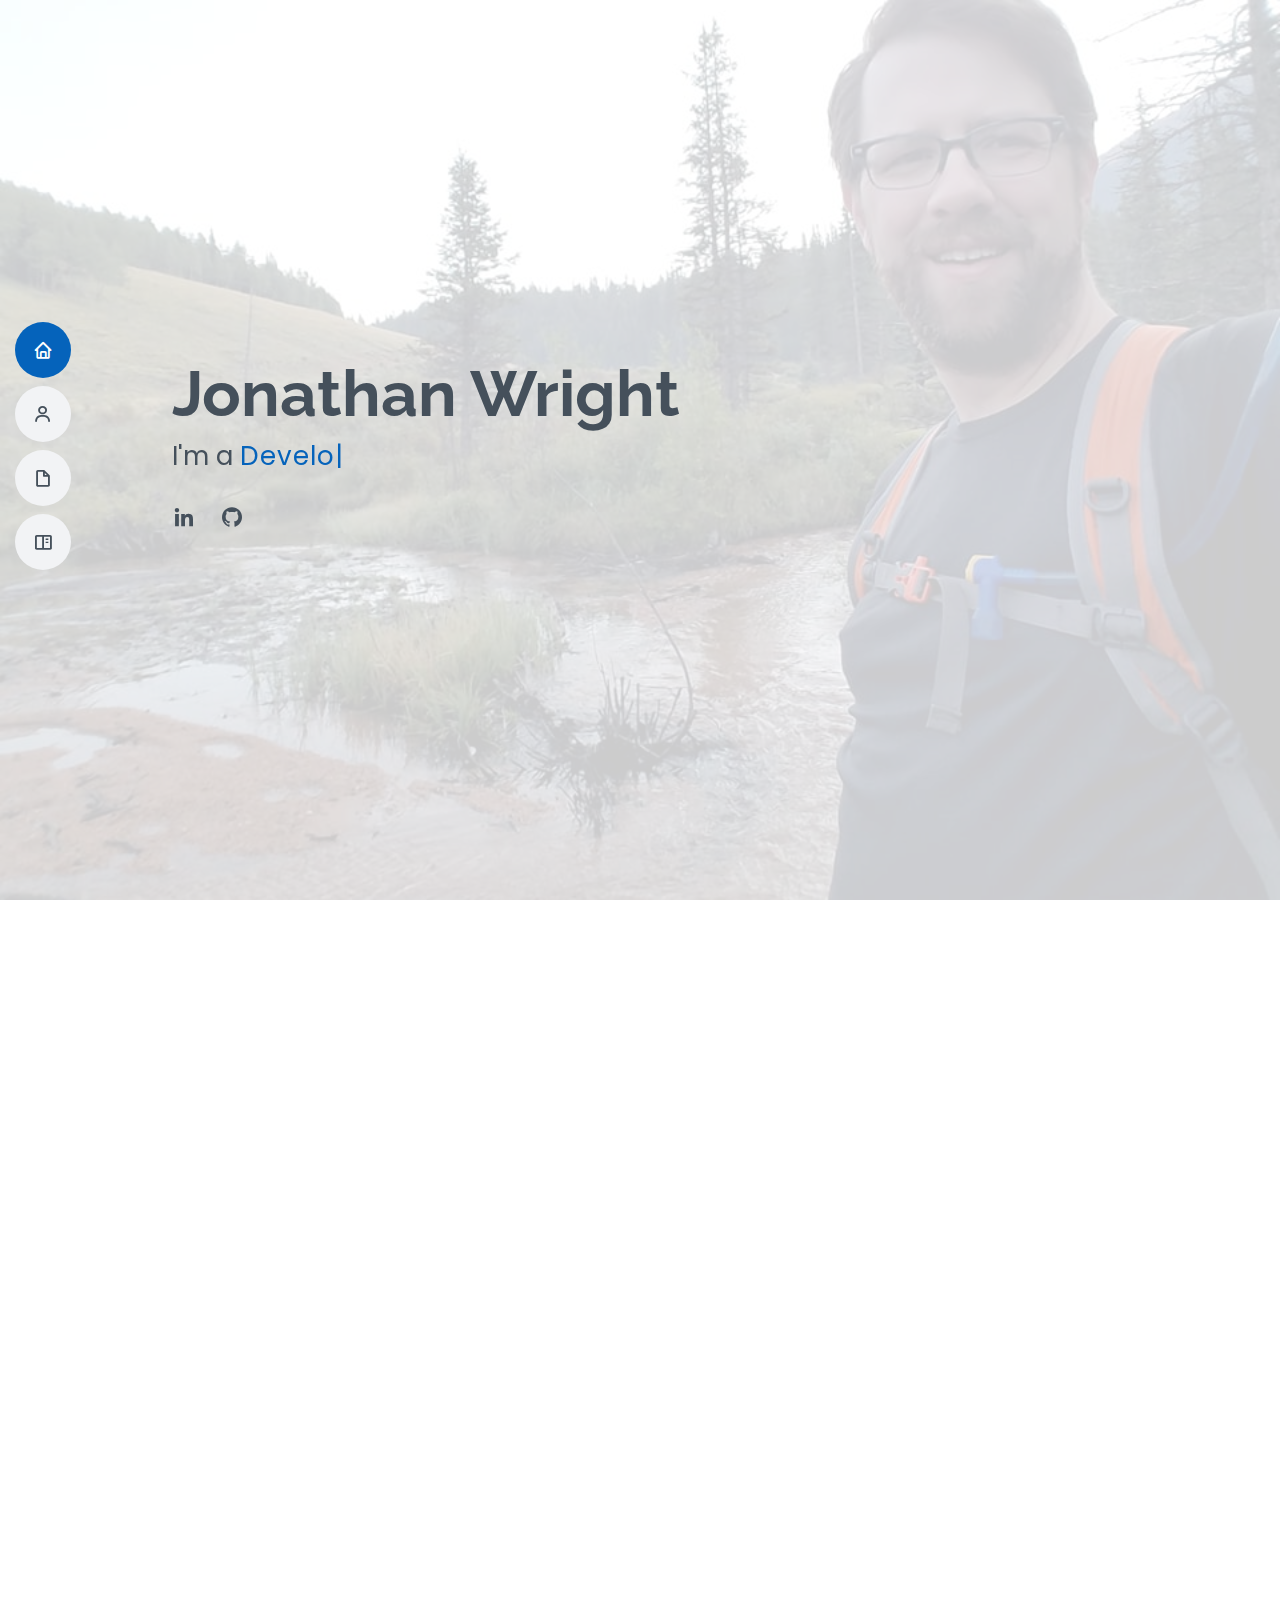
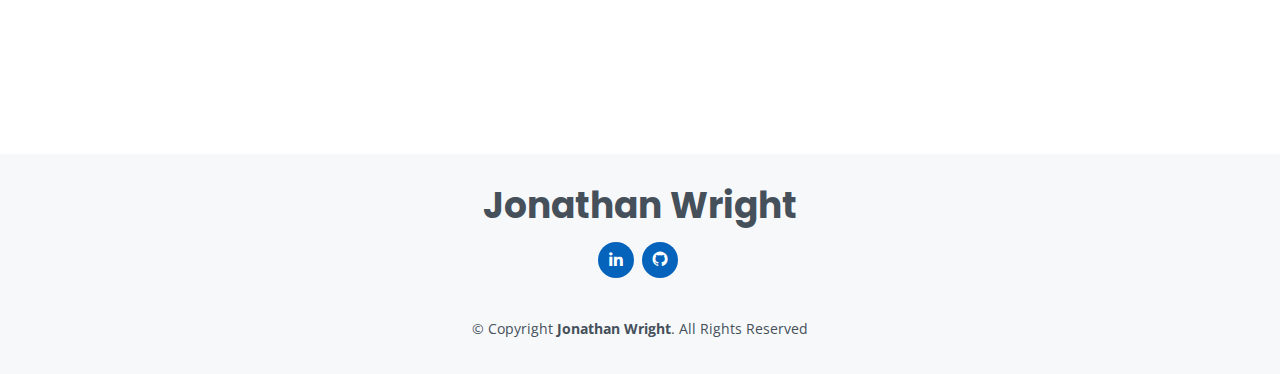
<file: index.html>
<!DOCTYPE html>
<html lang="en">
  <head>
    <meta charset="utf-8" />
    <meta content="width=device-width, initial-scale=1.0" name="viewport" />

    <title>Jonathan Wright - Portfolio</title>
    <meta content="" name="description" />
    <meta content="" name="keywords" />

    <!-- Favicons -->
    <link href="assets/img/favicon.png" rel="icon" />
    <link href="assets/img/apple-touch-icon.png" rel="apple-touch-icon" />

    <!-- Google Fonts -->
    <link
      href="https://fonts.googleapis.com/css?family=Open+Sans:300,300i,400,400i,600,600i,700,700i|Raleway:300,300i,400,400i,500,500i,600,600i,700,700i|Poppins:300,300i,400,400i,500,500i,600,600i,700,700i"
      rel="stylesheet"
    />

    <!-- Vendor CSS Files -->
    <link href="assets/vendor/aos/aos.css" rel="stylesheet" />
    <link
      href="assets/vendor/bootstrap/css/bootstrap.min.css"
      rel="stylesheet"
    />
    <link
      href="assets/vendor/bootstrap-icons/bootstrap-icons.css"
      rel="stylesheet"
    />
    <link href="assets/vendor/boxicons/css/boxicons.min.css" rel="stylesheet" />
    <link
      href="assets/vendor/glightbox/css/glightbox.min.css"
      rel="stylesheet"
    />
    <link href="assets/vendor/swiper/swiper-bundle.min.css" rel="stylesheet" />

    <!-- Template Main CSS File -->
    <link href="assets/css/style.css" rel="stylesheet" />

    <!-- =======================================================
  * Template Name: MyResume - v4.7.0
  * Template URL: https://bootstrapmade.com/free-html-bootstrap-template-my-resume/
  * Author: BootstrapMade.com
  * License: https://bootstrapmade.com/license/
  ======================================================== -->
  </head>

  <body>
    <!-- ======= Mobile nav toggle button ======= -->
    <!-- <button type="button" class="mobile-nav-toggle d-xl-none"><i class="bi bi-list mobile-nav-toggle"></i></button> -->
    <i class="bi bi-list mobile-nav-toggle d-xl-none"></i>
    <!-- ======= Header ======= -->
    <header id="header" class="d-flex flex-column justify-content-center">
      <nav id="navbar" class="navbar nav-menu">
        <ul>
          <li>
            <a href="#hero" class="nav-link scrollto active"
              ><i class="bx bx-home"></i> <span>Home</span></a
            >
          </li>
          <li>
            <a href="#about" class="nav-link scrollto"
              ><i class="bx bx-user"></i> <span>About</span></a
            >
          </li>
          <li>
            <a href="#resume" class="nav-link scrollto"
              ><i class="bx bx-file-blank"></i> <span>Resume</span></a
            >
          </li>
          <li>
            <a href="#portfolio" class="nav-link scrollto"
              ><i class="bx bx-book-content"></i> <span>Portfolio</span></a
            >
          </li>
          <!-- <li>
            <a href="#services" class="nav-link scrollto"
              ><i class="bx bx-server"></i> <span>Services</span></a
            >
          </li> -->
          <!-- <li>
            <a href="#contact" class="nav-link scrollto"
              ><i class="bx bx-envelope"></i> <span>Contact</span></a
            >
          </li> -->
        </ul>
      </nav>
      <!-- .nav-menu -->
    </header>
    <!-- End Header -->

    <!-- ======= Hero Section ======= -->
    <section id="hero" class="d-flex flex-column justify-content-center">
      <div class="container" data-aos="zoom-in" data-aos-delay="100">
        <h1>Jonathan Wright</h1>
        <p>
          I'm a
          <span
            class="typed"
            data-typed-items="Developer, Mentor, Leader, Learner, Cyclist, Hiker, Backpacker"
          ></span>
        </p>
        <div class="social-links">
          <a
            target="_blank"
            rel="noopener noreferrer"
            href="https://www.linkedin.com/in/jonathan-wright-kcmo/"
            class="linkedin"
            ><i class="bx bxl-linkedin"></i
          ></a>
          <a
            target="_blank"
            rel="noopener noreferrer"
            href="https://github.com/Dr-Wrong-Mo"
            class="github"
            ><i class="bx bxl-github"></i
          ></a>
        </div>
      </div>
    </section>
    <!-- End Hero -->

    <main id="main">
      <!-- ======= About Section ======= -->
      <section id="about" class="about">
        <div class="container" data-aos="fade-up">
          <div class="section-title">
            <h2>About</h2>
            <p>Full Stack NodeJs Developer in Kansas City, MO.</p>
          </div>

          <div class="row">
            <div class="col-lg-4">
              <img src="assets/img/profile-img.jpg" class="img-fluid" alt="" />
            </div>
            <div class="col-lg-8 pt-4 pt-lg-0 content">
              <h3>Web Developer</h3>
              <p class="fst-italic">
                I didn't used to make web applications, but now I do.
              </p>
              <p>
                For several years I worked as a hotel manager. I move back from
                Colorado to my hometown of Kansas City when I decided to change
                careers. After completing a 16 week coding bootcamp I was hired
                to teach the class to the next group of students. That
                experience gave me a new appreciation for the old adage,
                "teaching is the best way to learn."
              </p>
              <h3>Hiker / Backpacker / Cyclist</h3>
              <p class="fst-italic">
                When I'm not making web apps, I like to be outside.
              </p>
              <p>
                One downside to moving back to Kansas City, I miss the
                mountains! I discovered my love for hiking while living in
                Colorado, but during the pandemic I rediscovered my love for
                cycling. In 2020 I literally (figuratively) rode until my wheels
                fell off. I rode over 800 miles in 2020. The only thing that
                stopped me from reaching my goal of 1,000 miles that year was a
                broken wheel. In 2021, I not only met my goal of 1,000 miles,
                but I passed it, ending at 1,400 miles! Maybe I can beat that in
                2022!
              </p>
            </div>
          </div>
        </div>
      </section>

      <!-- ======= Skills Section ======= -->
      <section id="skills" class="skills section-bg">
        <div class="container" data-aos="fade-up">
          <div class="section-title">
            <h2>Skills</h2>
            <p>
              I have mostly worked with the MEAN stack (MongoDB, ExpressJS,
              Angular and NodeJS). I also have some experience with React from
              an E-Commercy Udemy course I completed. Most of my projects have
              been deployed on Heroku, but I have also explored Netlify for some
              static pages.
            </p>
          </div>

          <div class="row">
            <div class="col-lg-6">
              <ul>
                <li>
                  <i class="bi bi-chevron-right"></i>
                  <strong>The Usual Suspects: </strong>
                  <span>HTML, CSS/SASS, JavaScript/TypeScript</span>
                </li>
                <li>
                  <i class="bi bi-chevron-right"></i>
                  <strong>Front End Framework:</strong>
                  <span>Angular</span>
                </li>
                <li>
                  <i class="bi bi-chevron-right"></i>
                  <strong>Backend Framework: </strong>
                  <span>NodeJS</span>
                </li>
                <li>
                  <i class="bi bi-chevron-right"></i> <strong>Database:</strong>
                  <span>MongoDB, MySQL, PostgreSQL</span>
                </li>
              </ul>
            </div>
            <div class="col-lg-6">
              <ul>
                <li>
                  <i class="bi bi-chevron-right"></i>
                  <strong>Cloud Services:</strong>
                  <span>Heroku, GCP (Cloud Storage)</span>
                </li>
                <li>
                  <i class="bi bi-chevron-right"></i> <strong>REST API:</strong>
                  <span>Express</span>
                </li>
                <li>
                  <i class="bi bi-chevron-right"></i>
                  <strong>Other:</strong>
                  <span>NPM, GitHub, Postman, Figma, Pug, Markdown</span>
                </li>
                <li>
                  <i class="bi bi-chevron-right"></i>
                  <strong>Have used lightly to moderately:</strong>
                  <span>React, Fastify, Handlebars, Jest</span>
                </li>
              </ul>
            </div>
          </div>
        </div>
      </section>
      <!-- End Skills Section -->

      <!-- ======= Resume Section ======= -->
      <section id="resume" class="resume">
        <div class="container" data-aos="fade-up">
          <div class="section-title">
            <h2>Resume</h2>
            <p>
              I am looking to join a team of developers that is working with
              modern tools and fosters professional growth through continuous
              learning and demonstrates internal career advancement.
            </p>
          </div>

          <div class="row">
            <div class="col-lg-6">
              <h3 class="resume-title">Summary</h3>
              <div class="resume-item pb-0">
                <h4>Jonathan Wright</h4>
                <p>
                  <em
                    >Innovative Full Stack Developer focused on anticipating
                    issues and creating solutions.
                  </em>
                </p>
                <ul>
                  <li>Kansas City, MO</li>
                </ul>
              </div>

              <h3 class="resume-title">Education</h3>
              <div class="resume-item">
                <h4>Udemy</h4>
                <h5>2022</h5>
                <p><em>SQL - The Complete Developer's Guide (MySQL & PostgreSQL)</em></p>
                <h5>2021</h5>
                <p><em>Advanced CSS and SASS</em></p>
                <h5>2021</h5>
                <p><em>MERN eCommerce from Scratch</em></p>
              </div>
              <div class="resume-item">
                <h4>UMKC</h4>
                <h5>2020</h5>
                <p><em>MEAN Stack Web Developer Bootcamp</em></p>
                <p>
                  Through a four month bootcamp I learned to develop responsive
                  web applications using the MEAN stack. More importantly, I
                  learned how to troubleshoot issues, trace errors and learn new
                  technologies independently.
                </p>
              </div>
              <div class="resume-item">
                <h4>Johnson County Community College</h4>
                <h5>2003 - 2005</h5>
                <p><em>General Studies</em></p>
              </div>

              <h3 class="resume-title">Volunteering</h3>
              <div class="resume-item">
                <h4>Mentor</h4>
                <h5>2022 - Present</h5>
                <p><em>Web Development Mentor</em></p>
                <ul>
                  <li>
                    Working with a high school student who has an interest in
                    learning JavaScript.
                  </li>
                  <li>
                    Develop coding challenges and provide unit testing modules
                    for student to test their solutions.
                  </li>
                </ul>
              </div>
            </div>
            <div class="col-lg-6">
              <h3 class="resume-title">Professional Experience</h3>
              <div class="resume-item">
                <h4>Freelance Developer</h4>
                <h5>2022 - Present</h5>
                <p><em>iWrightCode, LLC - Sole Proprietor</em></p>
                <ul>
                  <li>
                    Worked with client using HubSpot CMS to create GitHub
                    repository for assent redundancy.
                  </li>
                  <li>
                    Setup and configured secondary development environment.
                  </li>
                  <li>
                    Evaluated areas of opportunity for client to improve their
                    development and deployment process.
                  </li>
                </ul>
              </div><div class="resume-item">
                <h4>Web Dev Fundamentals Course Instructor</h4>
                <h5>2022 - Present</h5>
                <p><em>Yoodle Education Services - Kansas City, MO</em></p>
                <ul>
                  <li>
                    Instruct a 16 week course to introduce students
                    to basic web development concepts including HTML,
                    CSS, JavaScript & JQuery.
                  </li>                  
                </ul>
              </div>
              <div class="resume-item">
                <h4>MEAN Stack Bootcamp Instructor</h4>
                <h5>2020 - 2021</h5>
                <p><em>Yoodle Education Services - Kansas City, MO</em></p>
                <ul>
                  <li>
                    Independently instructed two cohorts through a 16 week
                    course.
                  </li>
                  <li>
                    Taught students the fundamentals of HTML, CSS and JavaScript
                    before diving head first into the MEAN Stack to create a
                    location based web app with a REST API.
                  </li>
                  <li>
                    Guided students through the process of working in teams to
                    design and create their own application from the ground up,
                    then helping them deploy their application on Heroku.
                  </li>
                  <li>
                    Introduced concepts such a MVC architecture, API testing,
                    wireframe design and version control.
                  </li>
                  <li>
                    Helped students troubleshoot issues, walked them through
                    steps to isolate the source of an error, sharing thought
                    processes and introducing them to online resources for
                    research so they have the resources to tackle problems
                    independently the next time.
                  </li>
                </ul>
              </div>
              <div class="resume-item">
                <h4>Radiology Clerk</h4>
                <h5>2019 - Present</h5>
                <p><em>UMKC School of Dentistry - Kansas City, MO</em></p>
                <ul>
                  <li>
                    Participated in search committee for faculty and staff
                    interviews.
                  </li>
                  <li>
                    Managed dental school students access to radiology clinic
                    for processing their radiographic orders.
                  </li>
                  <li>
                    Coordinated with patients, students, other departments of
                    the school and external dental offices to schedule patients
                    for radiographs.
                  </li>
                  <li>
                    Coordinated with students from Dental and Hygiene programs
                    to help them meet their radiograph requirements.
                  </li>
                </ul>
              </div>
              <div class="resume-item">
                <h4>Hotel General Manager</h4>
                <h5>2005 - 2019</h5>
                <p>
                  <em
                    >RHW Management - Kansas City, MO &amp; Colorado Springs,
                    CO</em
                  >
                </p>
                <ul>
                  <li>
                    Managed relationships with corporate and group clients.
                  </li>
                  <li>Created and maintained annual budget and revenue.</li>
                  <li>Engaged in hiring process with department heads.</li>
                  <li>
                    Engaged with community through industry associations and
                    community service.
                  </li>
                  <li>
                    Received three promotions during my hospitality career;
                    starting as a Front Desk Clerk and ending as a General
                    Manager.
                  </li>
                </ul>
              </div>
            </div>
          </div>
        </div>
      </section>
      <!-- End Resume Section -->

      <!-- ======= Portfolio Section ======= -->
      <section id="portfolio" class="portfolio section-bg">
        <div class="container" data-aos="fade-up">
          <div class="section-title">
            <h2>Portfolio</h2>
            <p>Projects that I have designed from the ground up.</p>
          </div>

          <div class="row">
            <div
              class="col-lg-12 d-flex justify-content-center"
              data-aos="fade-up"
              data-aos-delay="100"
            >
              <ul id="portfolio-flters">
                <li
                  data-filter="*"
                  class="filter-active"
                  tabindex="0"
                  role="button"
                >
                  All
                </li>
                <li data-filter=".filter-app" tabindex="0" role="button">
                  Web Applications
                </li>
                <li data-filter=".filter-card" tabindex="0" role="button">
                  Designs
                </li>
                <li data-filter=".filter-web" tabindex="0">Mini Projects</li>
              </ul>
            </div>
          </div>

          <div
            class="row portfolio-container"
            data-aos="fade-up"
            data-aos-delay="200"
          >
            <!-- Project Begin -->
            <div class="col-lg-4 col-md-6 portfolio-item filter-app">
              <div class="portfolio-wrap">
                <img
                  src="assets/img/portfolio/eatr-login.png"
                  class="img-fluid"
                  alt=""
                />
                <div class="portfolio-info">
                  <h4>eaTr</h4>
                  <p>Web App</p>
                  <div class="portfolio-links">
                    <a
                      href="assets/img/portfolio/eatr-login.png"
                      data-gallery="portfolioGallery"
                      class="portfolio-lightbox"
                      title="eaTr"
                      role="button"
                      ><i class="bx bx-plus"></i
                    ></a>
                    <a
                      href="portfolio-eatr.html"
                      class="portfolio-details-lightbox"
                      data-glightbox="type: external"
                      title="Portfolio Details"
                      role="button"
                      ><i class="bx bx-link"></i
                    ></a>
                  </div>
                </div>
              </div>
            </div>
            <!-- Project End -->
            <!-- Project Begin -->
            <div class="col-lg-4 col-md-6 portfolio-item filter-card">
              <div class="portfolio-wrap">
                <img
                  src="assets/img/portfolio/cabin-rental.png"
                  class="img-fluid"
                  alt=""
                />
                <div class="portfolio-info">
                  <h4>Cabin Rentals</h4>
                  <p>Design</p>
                  <div class="portfolio-links">
                    <a
                      href="assets/img/portfolio/cabin-rental.png"
                      data-gallery="portfolioGallery"
                      class="portfolio-lightbox"
                      title="Cabin Rental"
                      role="button"
                      ><i class="bx bx-plus"></i
                    ></a>
                    <a
                      href="portfolio-cabin.html"
                      class="portfolio-details-lightbox"
                      data-glightbox="type: external"
                      title="Portfolio Details"
                      role="button"
                      ><i class="bx bx-link"></i
                    ></a>
                  </div>
                </div>
              </div>
            </div>
            <!-- Project End -->
            <!-- Project Begin -->
            <div class="col-lg-4 col-md-6 portfolio-item filter-web">
              <div class="portfolio-wrap">
                <img
                  src="assets/img/portfolio/stop-watch.png"
                  class="img-fluid"
                  alt=""
                />
                <div class="portfolio-info">
                  <h4>Stop Watch</h4>
                  <p>Applet</p>
                  <div class="portfolio-links">
                    <a
                      href="assets/img/portfolio/stop-watch.png"
                      data-gallery="portfolioGallery"
                      class="portfolio-lightbox"
                      title="Stop Watch"
                      role="button"
                      ><i class="bx bx-plus"></i
                    ></a>
                    <a
                      href="stop-watch.html"
                      class="portfolio-details-lightbox"
                      data-glightbox="type: external"
                      title="Portfolio Details"
                      role="button"
                      ><i class="bx bx-link"></i
                    ></a>
                  </div>
                </div>
              </div>
            </div>
            <!-- Project End -->
            <!-- Project Begin -->
            <div class="col-lg-4 col-md-6 portfolio-item filter-app">
              <div class="portfolio-wrap">
                <img
                  src="assets/img/portfolio/logger.png"
                  class="img-fluid"
                  alt=""
                />
                <div class="portfolio-info">
                  <h4>Shawn's Log</h4>
                  <p>Web App</p>
                  <div class="portfolio-links">
                    <a
                      href="assets/img/portfolio/logger.png"
                      data-gallery="portfolioGallery"
                      class="portfolio-lightbox"
                      title="Shawn's Log"
                      role="button"
                      ><i class="bx bx-plus"></i
                    ></a>
                    <a
                      href="logger.html"
                      class="portfolio-details-lightbox"
                      data-glightbox="type: external"
                      title="Portfolio Details"
                      role="button"
                      ><i class="bx bx-link"></i
                    ></a>
                  </div>
                </div>
              </div>
            </div>
            <!-- Project End -->
            <!-- Project Begin -->
            <div class="col-lg-4 col-md-6 portfolio-item filter-card">
              <div class="portfolio-wrap">
                <img
                  src="assets/img/portfolio/FEM Time tracking dashboard.png"
                  class="img-fluid"
                  alt=""
                />
                <div class="portfolio-info">
                  <h4>Time Tracking Dashboard</h4>
                  <p>Design</p>
                  <div class="portfolio-links">
                    <a
                      href="assets/img/portfolio/FEM Time tracking dashboard.png"
                      data-gallery="portfolioGallery"
                      class="portfolio-lightbox"
                      title="Time Tracking Dashboard"
                      role="button"
                      ><i class="bx bx-plus"></i
                    ></a>
                    <a
                      href="FEM-time-tracking-dashboard.html"
                      class="portfolio-details-lightbox"
                      data-glightbox="type: external"
                      title="Portfolio Details"
                      role="button"
                      ><i class="bx bx-link"></i
                    ></a>
                  </div>
                </div>
              </div>
            </div>
            <!-- Project End -->
            <!-- Project Begin -->
            <div class="col-lg-4 col-md-6 portfolio-item filter-card filter-web">
              <div class="portfolio-wrap">
                <img
                  src="assets/img/portfolio/FEM Interactive rating component.png"
                  class="img-fluid"
                  alt=""
                />
                <div class="portfolio-info">
                  <h4>Interactive Rating Component</h4>
                  <p>Design</p>
                  <div class="portfolio-links">
                    <a
                      href="assets/img/portfolio/FEM Interactive rating component.png"
                      data-gallery="portfolioGallery"
                      class="portfolio-lightbox"
                      title="Interactive Rating Component"
                      role="button"
                      ><i class="bx bx-plus"></i
                    ></a>
                    <a
                      href="FEM-interactive-rating-component.html"
                      class="portfolio-details-lightbox"
                      data-glightbox="type: external"
                      title="Portfolio Details"
                      role="button"
                      ><i class="bx bx-link"></i
                    ></a>
                  </div>
                </div>
              </div>
            </div>
            <!-- Project End -->
            <!-- Project Begin -->
            <div class="col-lg-4 col-md-6 portfolio-item filter-card">
              <div class="portfolio-wrap">
                <img
                  src="assets/img/portfolio/portfolio-dashboard.png"
                  class="img-fluid"
                  alt=""
                />
                <div class="portfolio-info">
                  <h4>Personal Dashboard</h4>
                  <p>Personal Project</p>
                  <div class="portfolio-links">
                    <a
                      href="assets/img/portfolio/portfolio-dashboard.png"
                      data-gallery="portfolioGallery"
                      class="portfolio-lightbox"
                      title="Interactive Rating Component"
                      role="button"
                      ><i class="bx bx-plus"></i
                    ></a>
                    <a
                      href="portfolio-dashboard.html"
                      class="portfolio-details-lightbox"
                      data-glightbox="type: external"
                      title="Portfolio Details"
                      role="button"
                      ><i class="bx bx-link"></i
                    ></a>
                  </div>
                </div>
              </div>
            </div>
            <!-- Project End -->
            <!-- Project Begin -->
            <div class="col-lg-4 col-md-6 portfolio-item filter-card">
              <div class="portfolio-wrap">
                <img
                  src="assets/img/portfolio/FEM Interactive-comments-section.png"
                  class="img-fluid"
                  alt=""
                />
                <div class="portfolio-info">
                  <h4>Interactive Comments Section</h4>
                  <p>Design</p>
                  <div class="portfolio-links">
                    <a
                      href="assets/img/portfolio/FEM Interactive-comments-section.png"
                      data-gallery="portfolioGallery"
                      class="portfolio-lightbox"
                      title="Interactive Rating Component"
                      role="button"
                      ><i class="bx bx-plus"></i
                    ></a>
                    <a
                      href="FEM-interactive-comments-section.html"
                      class="portfolio-details-lightbox"
                      data-glightbox="type: external"
                      title="Portfolio Details"
                      role="button"
                      ><i class="bx bx-link"></i
                    ></a>
                  </div>
                </div>
              </div>
            </div>
            <!-- Project End -->
          </div>
        </div>
      </section>
      <!-- End Portfolio Section -->

      <!-- ======= Testimonials Section ======= -->
      <!-- <section id="testimonials" class="testimonials section-bg">
        <div class="container" data-aos="fade-up">
          <div class="section-title">
            <h2>Refrences</h2>
          </div>

          <div
            class="testimonials-slider swiper"
            data-aos="fade-up"
            data-aos-delay="100"
          >
            <div class="swiper-wrapper">
              <div class="swiper-slide">
                <div class="testimonial-item">
                  <img
                    src="assets/img/testimonials/dkline.jpg"
                    class="testimonial-img"
                    alt=""
                  />
                  <h3>Dustin Kline</h3>
                  <h4>VP of Engineering, Nex Glass</h4>
                  <p>
                    <i class="bx bxs-quote-alt-left quote-icon-left"></i>
                    Having reviewed Jon's portfolio work, it's clear that 
                    he has given consideration to, and working solutions for, 
                    concerns which escape even the awareness of many junior 
                    developers. He will quickly mesh and thrive on whichever 
                    engineering team scoops him up first."
                    <i class="bx bxs-quote-alt-right quote-icon-right"></i>
                  </p>
                </div>
              </div> -->
      <!-- End testimonial item -->

      <!-- <div class="swiper-slide">
                <div class="testimonial-item">
                  <img
                    src="assets/img/testimonials/tgarcia.jpg"
                    class="testimonial-img"
                    alt=""
                  />
                  <h3>Tim Garcia</h3>
                  <h4>Digital Marketing and Web Management, TIDI Products</h4>
                  <p>
                    <i class="bx bxs-quote-alt-left quote-icon-left"></i>
                    Export tempor illum tamen malis malis eram quae irure esse
                    labore quem cillum quid cillum eram malis quorum velit fore
                    eram velit sunt aliqua noster fugiat irure amet legam anim
                    culpa.
                    <i class="bx bxs-quote-alt-right quote-icon-right"></i>
                  </p>
                </div>
              </div> -->
      <!-- End testimonial item -->

      <!-- <div class="swiper-slide">
                <div class="testimonial-item">
                  <img
                    src="assets/img/testimonials/testimonials-3.jpg"
                    class="testimonial-img"
                    alt=""
                  />
                  <h3>Jena Karlis</h3>
                  <h4>Store Owner</h4>
                  <p>
                    <i class="bx bxs-quote-alt-left quote-icon-left"></i>
                    Enim nisi quem export duis labore cillum quae magna enim
                    sint quorum nulla quem veniam duis minim tempor labore quem
                    eram duis noster aute amet eram fore quis sint minim.
                    <i class="bx bxs-quote-alt-right quote-icon-right"></i>
                  </p>
                </div>
              </div> -->
      <!-- End testimonial item -->

      <!-- <div class="swiper-slide">
                <div class="testimonial-item">
                  <img
                    src="assets/img/testimonials/testimonials-4.jpg"
                    class="testimonial-img"
                    alt=""
                  />
                  <h3>Matt Brandon</h3>
                  <h4>Freelancer</h4>
                  <p>
                    <i class="bx bxs-quote-alt-left quote-icon-left"></i>
                    Fugiat enim eram quae cillum dolore dolor amet nulla culpa
                    multos export minim fugiat minim velit minim dolor enim duis
                    veniam ipsum anim magna sunt elit fore quem dolore labore
                    illum veniam.
                    <i class="bx bxs-quote-alt-right quote-icon-right"></i>
                  </p>
                </div>
              </div> -->
      <!-- End testimonial item -->

      <!-- <div class="swiper-slide">
                <div class="testimonial-item">
                  <img
                    src="assets/img/testimonials/testimonials-5.jpg"
                    class="testimonial-img"
                    alt=""
                  />
                  <h3>John Larson</h3>
                  <h4>Entrepreneur</h4>
                  <p>
                    <i class="bx bxs-quote-alt-left quote-icon-left"></i>
                    Quis quorum aliqua sint quem legam fore sunt eram irure
                    aliqua veniam tempor noster veniam enim culpa labore duis
                    sunt culpa nulla illum cillum fugiat legam esse veniam culpa
                    fore nisi cillum quid.
                    <i class="bx bxs-quote-alt-right quote-icon-right"></i>
                  </p>
                </div>
              </div> -->
      <!-- End testimonial item -->
      <!-- </div>
            <div class="swiper-pagination"></div>
          </div>
        </div>
      </section> -->
      <!-- End Testimonials Section -->
    </main>
    <!-- End #main -->

    <!-- ======= Footer ======= -->
    <footer id="footer">
      <div class="container">
        <h3>Jonathan Wright</h3>
        <div class="social-links">
          <a
            target="_blank"
            rel="noopener noreferrer"
            href="https://www.linkedin.com/in/jonathan-wright-kcmo/"
            class="linkedin"
            ><i class="bx bxl-linkedin"></i
          ></a>
          <a
            target="_blank"
            rel="noopener noreferrer"
            href="https://github.com/Dr-Wrong-Mo"
            class="github"
            ><i class="bx bxl-github"></i
          ></a>
        </div>
        <div class="copyright">
          &copy; Copyright <strong><span>Jonathan Wright</span></strong
          >. All Rights Reserved
        </div>
      </div>
    </footer>
    <!-- End Footer -->

    <div id="preloader"></div>
    <a
      href="#"
      class="back-to-top d-flex align-items-center justify-content-center"
      ><i class="bi bi-arrow-up-short"></i
    ></a>

    <!-- Vendor JS Files -->
    <script src="assets/vendor/purecounter/purecounter.js"></script>
    <script src="assets/vendor/aos/aos.js"></script>
    <script src="assets/vendor/bootstrap/js/bootstrap.bundle.min.js"></script>
    <script src="assets/vendor/glightbox/js/glightbox.min.js"></script>
    <script src="assets/vendor/isotope-layout/isotope.pkgd.min.js"></script>
    <script src="assets/vendor/swiper/swiper-bundle.min.js"></script>
    <script src="assets/vendor/typed.js/typed.min.js"></script>
    <script src="assets/vendor/waypoints/noframework.waypoints.js"></script>
    <script src="assets/vendor/php-email-form/validate.js"></script>

    <!-- Template Main JS File -->
    <script src="assets/js/main.js"></script>
  </body>
</html>
</file>
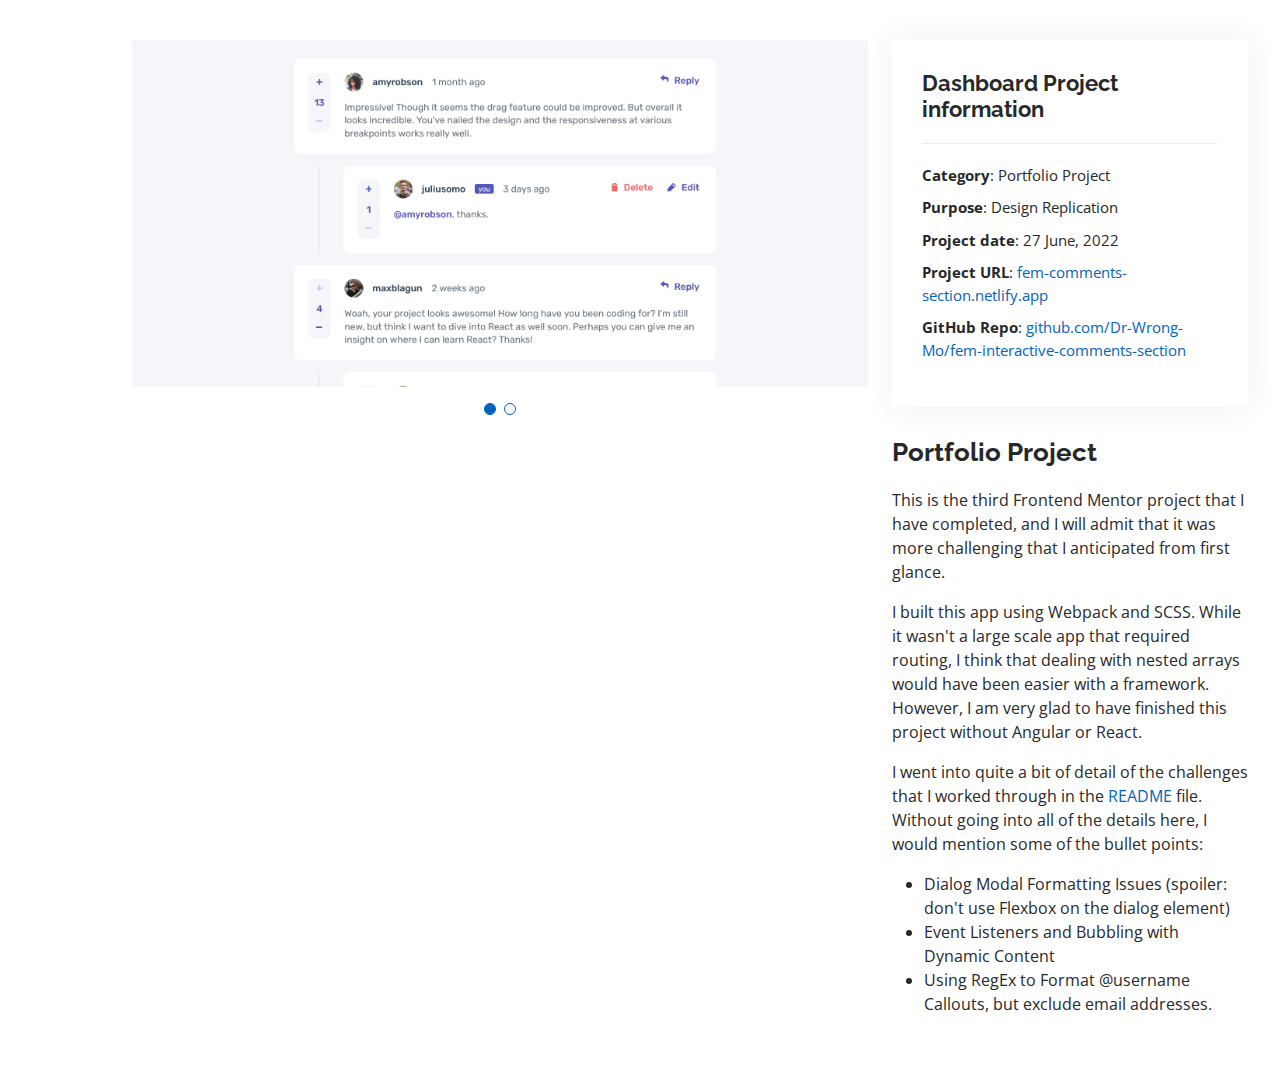
<file: FEM-interactive-comments-section.html>
<!DOCTYPE html>
<html lang="en">
  <head>
    <meta charset="utf-8" />
    <meta content="width=device-width, initial-scale=1.0" name="viewport" />

    <title>Portfolio Details - Personal Bootstrap Template</title>
    <meta content="" name="description" />
    <meta content="" name="keywords" />

    <!-- Favicons -->
    <link href="assets/img/favicon.png" rel="icon" />
    <link href="assets/img/apple-touch-icon.png" rel="apple-touch-icon" />

    <!-- Google Fonts -->
    <link
      href="https://fonts.googleapis.com/css?family=Open+Sans:300,300i,400,400i,600,600i,700,700i|Raleway:300,300i,400,400i,500,500i,600,600i,700,700i|Poppins:300,300i,400,400i,500,500i,600,600i,700,700i"
      rel="stylesheet"
    />

    <!-- Vendor CSS Files -->
    <link href="assets/vendor/aos/aos.css" rel="stylesheet" />
    <link
      href="assets/vendor/bootstrap/css/bootstrap.min.css"
      rel="stylesheet"
    />
    <link
      href="assets/vendor/bootstrap-icons/bootstrap-icons.css"
      rel="stylesheet"
    />
    <link href="assets/vendor/boxicons/css/boxicons.min.css" rel="stylesheet" />
    <link
      href="assets/vendor/glightbox/css/glightbox.min.css"
      rel="stylesheet"
    />
    <link href="assets/vendor/swiper/swiper-bundle.min.css" rel="stylesheet" />

    <!-- Template Main CSS File -->
    <link href="assets/css/style.css" rel="stylesheet" />

    <!-- =======================================================
  * Template Name: MyResume - v4.7.0
  * Template URL: https://bootstrapmade.com/free-html-bootstrap-template-my-resume/
  * Author: BootstrapMade.com
  * License: https://bootstrapmade.com/license/
  ======================================================== -->
  </head>

  <body>
    <main id="main">
      <!-- ======= Portfolio Details Section ======= -->
      <section id="portfolio-details" class="portfolio-details">
        <div class="container">
          <div class="row gy-4">
            <div class="col-lg-8">
              <div class="portfolio-details-slider swiper">
                <div class="swiper-wrapper align-items-center">
                  <div class="swiper-slide">
                    <img
                      src="assets/img/portfolio/FEM Interactive-comments-section.png"
                      alt="Comment Section Project Screenshot"
                    />
                  </div>

                  <div class="swiper-slide">
                    <img
                      src="assets/img/portfolio/FEM Interactive-comments-section-edit-reply.png"
                      alt="Comment Section Reply Screenshot"
                    />
                  </div>
                </div>
                <div class="swiper-pagination"></div>
              </div>
            </div>

            <div class="col-lg-4">
              <div class="portfolio-info">
                <h3>Dashboard Project information</h3>
                <ul>
                  <li><strong>Category</strong>: Portfolio Project</li>
                  <li><strong>Purpose</strong>: Design Replication</li>
                  <li><strong>Project date</strong>: 27 June, 2022</li>
                  <li>
                    <strong>Project URL</strong>:
                    <a
                      target="_blank"
                      rel="noopener noreferrer"
                      href="https://fem-comments-section.netlify.app/"
                      >fem-comments-section.netlify.app</a
                    >
                  </li>
                  <li>
                    <strong>GitHub Repo</strong>:
                    <a
                      target="_blank"
                      rel="noopener noreferrer"
                      href="https://github.com/Dr-Wrong-Mo/fem-interactive-comments-section"
                      >github.com/Dr-Wrong-Mo/fem-interactive-comments-section</a
                    >
                  </li>
                </ul>
              </div>
              <div class="portfolio-description">
                <h2>Portfolio Project</h2>
                <p>
                  This is the third Frontend Mentor project that I have
                  completed, and I will admit that it was more challenging that
                  I anticipated from first glance.
                </p>
                <p>
                  I built this app using Webpack and SCSS. While it wasn't a
                  large scale app that required routing, I think that dealing
                  with nested arrays would have been easier with a framework.
                  However, I am very glad to have finished this project without
                  Angular or React.
                </p>
                <p>
                  I went into quite a bit of detail of the challenges that I
                  worked through in the
                  <a
                    href="https://github.com/Dr-Wrong-Mo/fem-interactive-comments-section#readme"
                    >README</a
                  >
                  file. Without going into all of the details here, I would mention 
                  some of the bullet points:
                  <ul>
                    <li>Dialog Modal Formatting Issues (spoiler: don't use Flexbox on the dialog element)</li>
                    <li>Event Listeners and Bubbling with Dynamic Content</li>
                    <li>Using RegEx to Format @username Callouts, but exclude email addresses.</li>
                  </ul>
                </p>
              </div>
            </div>
          </div>
        </div>
      </section>
      <!-- End Portfolio Details Section -->
    </main>
    <!-- End #main -->

    <div id="preloader"></div>
    <a
      href="#"
      class="back-to-top d-flex align-items-center justify-content-center"
      ><i class="bi bi-arrow-up-short"></i
    ></a>

    <!-- Vendor JS Files -->
    <script src="assets/vendor/purecounter/purecounter.js"></script>
    <script src="assets/vendor/aos/aos.js"></script>
    <script src="assets/vendor/bootstrap/js/bootstrap.bundle.min.js"></script>
    <script src="assets/vendor/glightbox/js/glightbox.min.js"></script>
    <script src="assets/vendor/isotope-layout/isotope.pkgd.min.js"></script>
    <script src="assets/vendor/swiper/swiper-bundle.min.js"></script>
    <script src="assets/vendor/typed.js/typed.min.js"></script>
    <script src="assets/vendor/waypoints/noframework.waypoints.js"></script>
    <script src="assets/vendor/php-email-form/validate.js"></script>

    <!-- Template Main JS File -->
    <script src="assets/js/main.js"></script>
  </body>
</html>
</file>
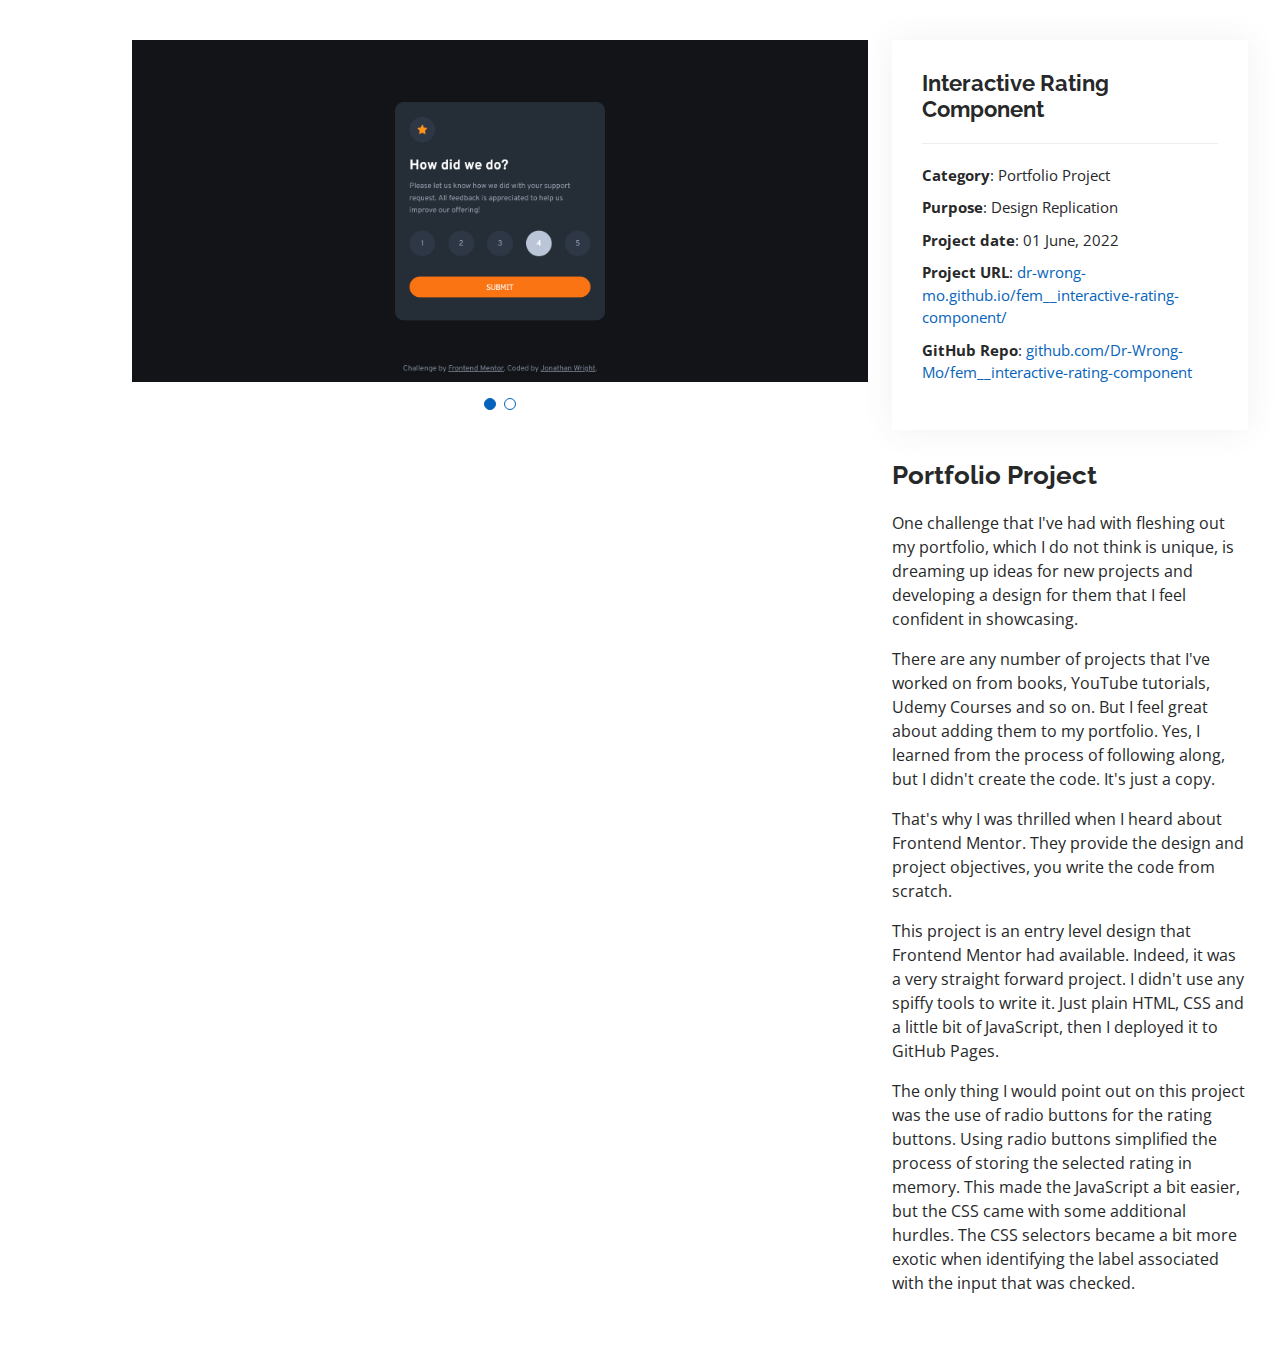
<file: FEM-interactive-rating-component.html>
<!DOCTYPE html>
<html lang="en">
  <head>
    <meta charset="utf-8" />
    <meta content="width=device-width, initial-scale=1.0" name="viewport" />

    <title>Portfolio Details - Personal Bootstrap Template</title>
    <meta content="" name="description" />
    <meta content="" name="keywords" />

    <!-- Favicons -->
    <link href="assets/img/favicon.png" rel="icon" />
    <link href="assets/img/apple-touch-icon.png" rel="apple-touch-icon" />

    <!-- Google Fonts -->
    <link
      href="https://fonts.googleapis.com/css?family=Open+Sans:300,300i,400,400i,600,600i,700,700i|Raleway:300,300i,400,400i,500,500i,600,600i,700,700i|Poppins:300,300i,400,400i,500,500i,600,600i,700,700i"
      rel="stylesheet"
    />

    <!-- Vendor CSS Files -->
    <link href="assets/vendor/aos/aos.css" rel="stylesheet" />
    <link
      href="assets/vendor/bootstrap/css/bootstrap.min.css"
      rel="stylesheet"
    />
    <link
      href="assets/vendor/bootstrap-icons/bootstrap-icons.css"
      rel="stylesheet"
    />
    <link href="assets/vendor/boxicons/css/boxicons.min.css" rel="stylesheet" />
    <link
      href="assets/vendor/glightbox/css/glightbox.min.css"
      rel="stylesheet"
    />
    <link href="assets/vendor/swiper/swiper-bundle.min.css" rel="stylesheet" />

    <!-- Template Main CSS File -->
    <link href="assets/css/style.css" rel="stylesheet" />

    <!-- =======================================================
  * Template Name: MyResume - v4.7.0
  * Template URL: https://bootstrapmade.com/free-html-bootstrap-template-my-resume/
  * Author: BootstrapMade.com
  * License: https://bootstrapmade.com/license/
  ======================================================== -->
  </head>

  <body>
    <main id="main">
      <!-- ======= Portfolio Details Section ======= -->
      <section id="portfolio-details" class="portfolio-details">
        <div class="container">
          <div class="row gy-4">
            <div class="col-lg-8">
              <div class="portfolio-details-slider swiper">
                <div class="swiper-wrapper align-items-center">
                  <div class="swiper-slide">
                    <img
                      src="assets/img/portfolio/FEM Interactive rating component.png"
                      alt="Rating Component Project Screenshot"
                    />
                  </div>

                  <div class="swiper-slide">
                    <img
                      src="assets/img/portfolio/FEM Interactive rating component-submitted.png"
                      alt="Rating Component Project Screenshot - Submitted State"
                    />
                  </div>
                </div>
                <div class="swiper-pagination"></div>
              </div>
            </div>

            <div class="col-lg-4">
              <div class="portfolio-info">
                <h3>Interactive Rating Component</h3>
                <ul>
                  <li><strong>Category</strong>: Portfolio Project</li>
                  <li><strong>Purpose</strong>: Design Replication</li>
                  <li><strong>Project date</strong>: 01 June, 2022</li>
                  <li>
                    <strong>Project URL</strong>:
                    <a
                      target="_blank"
                      rel="noopener noreferrer"
                      href="https://dr-wrong-mo.github.io/fem__interactive-rating-component/"
                      >dr-wrong-mo.github.io/fem__interactive-rating-component/</a
                    >
                  </li>
                  <li>
                    <strong>GitHub Repo</strong>:
                    <a
                      target="_blank"
                      rel="noopener noreferrer"
                      href="https://github.com/Dr-Wrong-Mo/fem__interactive-rating-component"
                      >github.com/Dr-Wrong-Mo/fem__interactive-rating-component</a
                    >
                  </li>
                </ul>
              </div>
              <div class="portfolio-description">
                <h2>Portfolio Project</h2>
                <p>
                  One challenge that I've had with fleshing out my portfolio,
                  which I do not think is unique, is dreaming up ideas for new
                  projects and developing a design for them that I feel
                  confident in showcasing.
                </p>
                <p>
                  There are any number of projects that I've worked on from
                  books, YouTube tutorials, Udemy Courses and so on. But I feel
                  great about adding them to my portfolio. Yes, I learned from
                  the process of following along, but I didn't create the code.
                  It's just a copy.
                </p>
                <p>
                  That's why I was thrilled when I heard about Frontend Mentor.
                  They provide the design and project objectives, you write the
                  code from scratch.
                </p>
                <p>
                  This project is an entry level design that Frontend Mentor had
                  available. Indeed, it was a very straight forward project. I
                  didn't use any spiffy tools to write it. Just plain HTML, CSS
                  and a little bit of JavaScript, then I deployed it to GitHub
                  Pages.
                </p>
                <p>
                  The only thing I would point out on this project was the use
                  of radio buttons for the rating buttons. Using radio buttons
                  simplified the process of storing the selected rating in
                  memory. This made the JavaScript a bit easier, but the CSS
                  came with some additional hurdles. The CSS selectors became a
                  bit more exotic when identifying the label associated with the
                  input that was checked.
                </p>
              </div>
            </div>
          </div>
        </div>
      </section>
      <!-- End Portfolio Details Section -->
    </main>
    <!-- End #main -->

    <div id="preloader"></div>
    <a
      href="#"
      class="back-to-top d-flex align -items-center justify-content-center"
      ><i class="bi bi-arrow-up-short"></i
    ></a>

    <!-- Vendor JS Files -->
    <script src="assets/vendor/purecounter/purecounter.js"></script>
    <script src="assets/vendor/aos/aos.js"></script>
    <script src="assets/vendor/bootstrap/js/bootstrap.bundle.min.js"></script>
    <script src="assets/vendor/glightbox/js/glightbox.min.js"></script>
    <script src="assets/vendor/isotope-layout/isotope.pkgd.min.js"></script>
    <script src="assets/vendor/swiper/swiper-bundle.min.js"></script>
    <script src="assets/vendor/typed.js/typed.min.js"></script>
    <script src="assets/vendor/waypoints/noframework.waypoints.js"></script>
    <script src="assets/vendor/php-email-form/validate.js"></script>

    <!-- Template Main JS File -->
    <script src="assets/js/main.js"></script>
  </body>
</html>
</file>
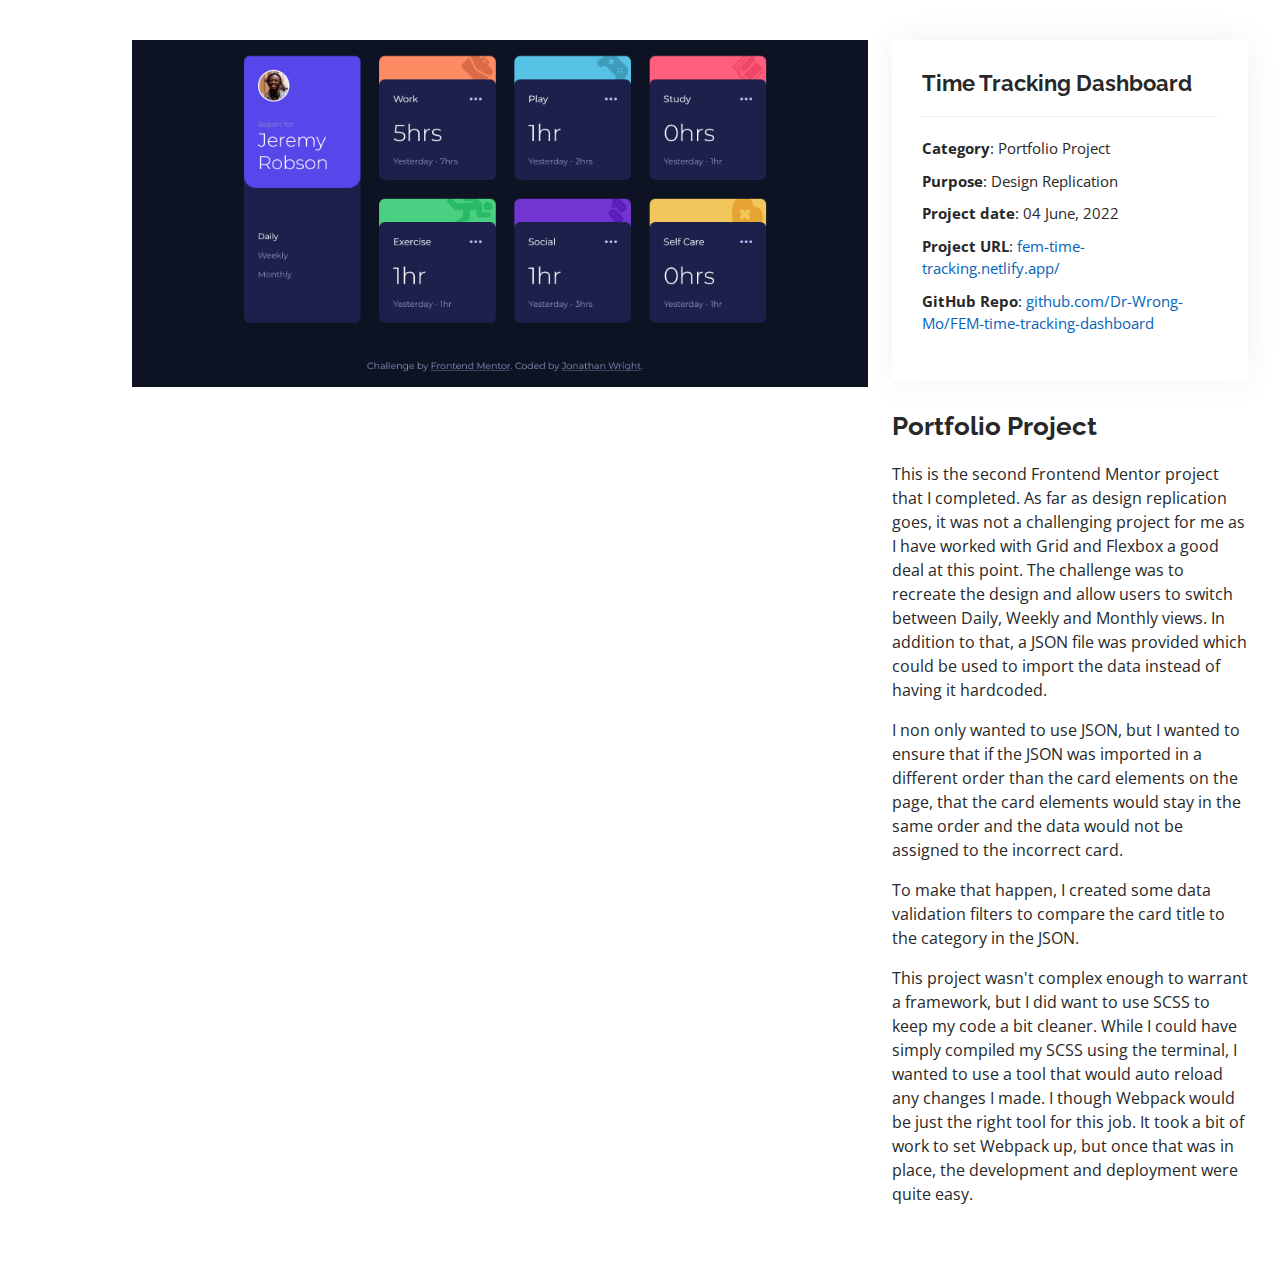
<file: FEM-time-tracking-dashboard.html>
<!DOCTYPE html>
<html lang="en">
  <head>
    <meta charset="utf-8" />
    <meta content="width=device-width, initial-scale=1.0" name="viewport" />

    <title>Portfolio Details - Personal Bootstrap Template</title>
    <meta content="" name="description" />
    <meta content="" name="keywords" />

    <!-- Favicons -->
    <link href="assets/img/favicon.png" rel="icon" />
    <link href="assets/img/apple-touch-icon.png" rel="apple-touch-icon" />

    <!-- Google Fonts -->
    <link
      href="https://fonts.googleapis.com/css?family=Open+Sans:300,300i,400,400i,600,600i,700,700i|Raleway:300,300i,400,400i,500,500i,600,600i,700,700i|Poppins:300,300i,400,400i,500,500i,600,600i,700,700i"
      rel="stylesheet"
    />

    <!-- Vendor CSS Files -->
    <link href="assets/vendor/aos/aos.css" rel="stylesheet" />
    <link
      href="assets/vendor/bootstrap/css/bootstrap.min.css"
      rel="stylesheet"
    />
    <link
      href="assets/vendor/bootstrap-icons/bootstrap-icons.css"
      rel="stylesheet"
    />
    <link href="assets/vendor/boxicons/css/boxicons.min.css" rel="stylesheet" />
    <link
      href="assets/vendor/glightbox/css/glightbox.min.css"
      rel="stylesheet"
    />
    <link href="assets/vendor/swiper/swiper-bundle.min.css" rel="stylesheet" />

    <!-- Template Main CSS File -->
    <link href="assets/css/style.css" rel="stylesheet" />

    <!-- =======================================================
  * Template Name: MyResume - v4.7.0
  * Template URL: https://bootstrapmade.com/free-html-bootstrap-template-my-resume/
  * Author: BootstrapMade.com
  * License: https://bootstrapmade.com/license/
  ======================================================== -->
  </head>

  <body>
    <main id="main">
      <!-- ======= Portfolio Details Section ======= -->
      <section id="portfolio-details" class="portfolio-details">
        <div class="container">
          <div class="row gy-4">
            <div class="col-lg-8">
              <div class="portfolio-details-slider swiper">
                <div class="swiper-wrapper align-items-center">
                  <img
                    src="assets/img/portfolio/FEM Time tracking dashboard.png"
                    alt=""
                  />
                </div>
                <div class="swiper-pagination"></div>
              </div>
            </div>

            <div class="col-lg-4">
              <div class="portfolio-info">
                <h3>Time Tracking Dashboard</h3>
                <ul>
                  <li><strong>Category</strong>: Portfolio Project</li>
                  <li><strong>Purpose</strong>: Design Replication</li>
                  <li><strong>Project date</strong>: 04 June, 2022</li>
                  <li>
                    <strong>Project URL</strong>:
                    <a
                      target="_blank"
                      rel="noopener noreferrer"
                      href="https://fem-time-tracking.netlify.app/"
                      >fem-time-tracking.netlify.app/</a
                    >
                  </li>
                  <li>
                    <strong>GitHub Repo</strong>:
                    <a
                      target="_blank"
                      rel="noopener noreferrer"
                      href="https://github.com/Dr-Wrong-Mo/FEM-time-tracking-dashboard"
                      >github.com/Dr-Wrong-Mo/FEM-time-tracking-dashboard</a
                    >
                  </li>
                </ul>
              </div>
              <div class="portfolio-description">
                <h2>Portfolio Project</h2>
                <p>
                  This is the second Frontend Mentor project that I completed.
                  As far as design replication goes, it was not a challenging
                  project for me as I have worked with Grid and Flexbox a good
                  deal at this point. The challenge was to recreate the design
                  and allow users to switch between Daily, Weekly and Monthly
                  views. In addition to that, a JSON file was provided which
                  could be used to import the data instead of having it
                  hardcoded.
                </p>
                <p>
                  I non only wanted to use JSON, but I wanted to ensure that if
                  the JSON was imported in a different order than the card
                  elements on the page, that the card elements would stay in the
                  same order and the data would not be assigned to the incorrect
                  card.
                </p>
                <p>
                  To make that happen, I created some data validation filters to
                  compare the card title to the category in the JSON.
                </p>
                <p>
                  This project wasn't complex enough to warrant a framework, but
                  I did want to use SCSS to keep my code a bit cleaner. While I
                  could have simply compiled my SCSS using the terminal, I
                  wanted to use a tool that would auto reload any changes I
                  made. I though Webpack would be just the right tool for this
                  job. It took a bit of work to set Webpack up, but once that
                  was in place, the development and deployment were quite easy.
                </p>
              </div>
            </div>
          </div>
        </div>
      </section>
      <!-- End Portfolio Details Section -->
    </main>
    <!-- End #main -->

    <div id="preloader"></div>
    <a
      href="#"
      class="back-to-top d-flex align-items-center justify-content-center"
      ><i class="bi bi-arrow-up-short"></i
    ></a>

    <!-- Vendor JS Files -->
    <script src="assets/vendor/purecounter/purecounter.js"></script>
    <script src="assets/vendor/aos/aos.js"></script>
    <script src="assets/vendor/bootstrap/js/bootstrap.bundle.min.js"></script>
    <script src="assets/vendor/glightbox/js/glightbox.min.js"></script>
    <script src="assets/vendor/isotope-layout/isotope.pkgd.min.js"></script>
    <script src="assets/vendor/swiper/swiper-bundle.min.js"></script>
    <script src="assets/vendor/typed.js/typed.min.js"></script>
    <script src="assets/vendor/waypoints/noframework.waypoints.js"></script>
    <script src="assets/vendor/php-email-form/validate.js"></script>

    <!-- Template Main JS File -->
    <script src="assets/js/main.js"></script>
  </body>
</html>
</file>
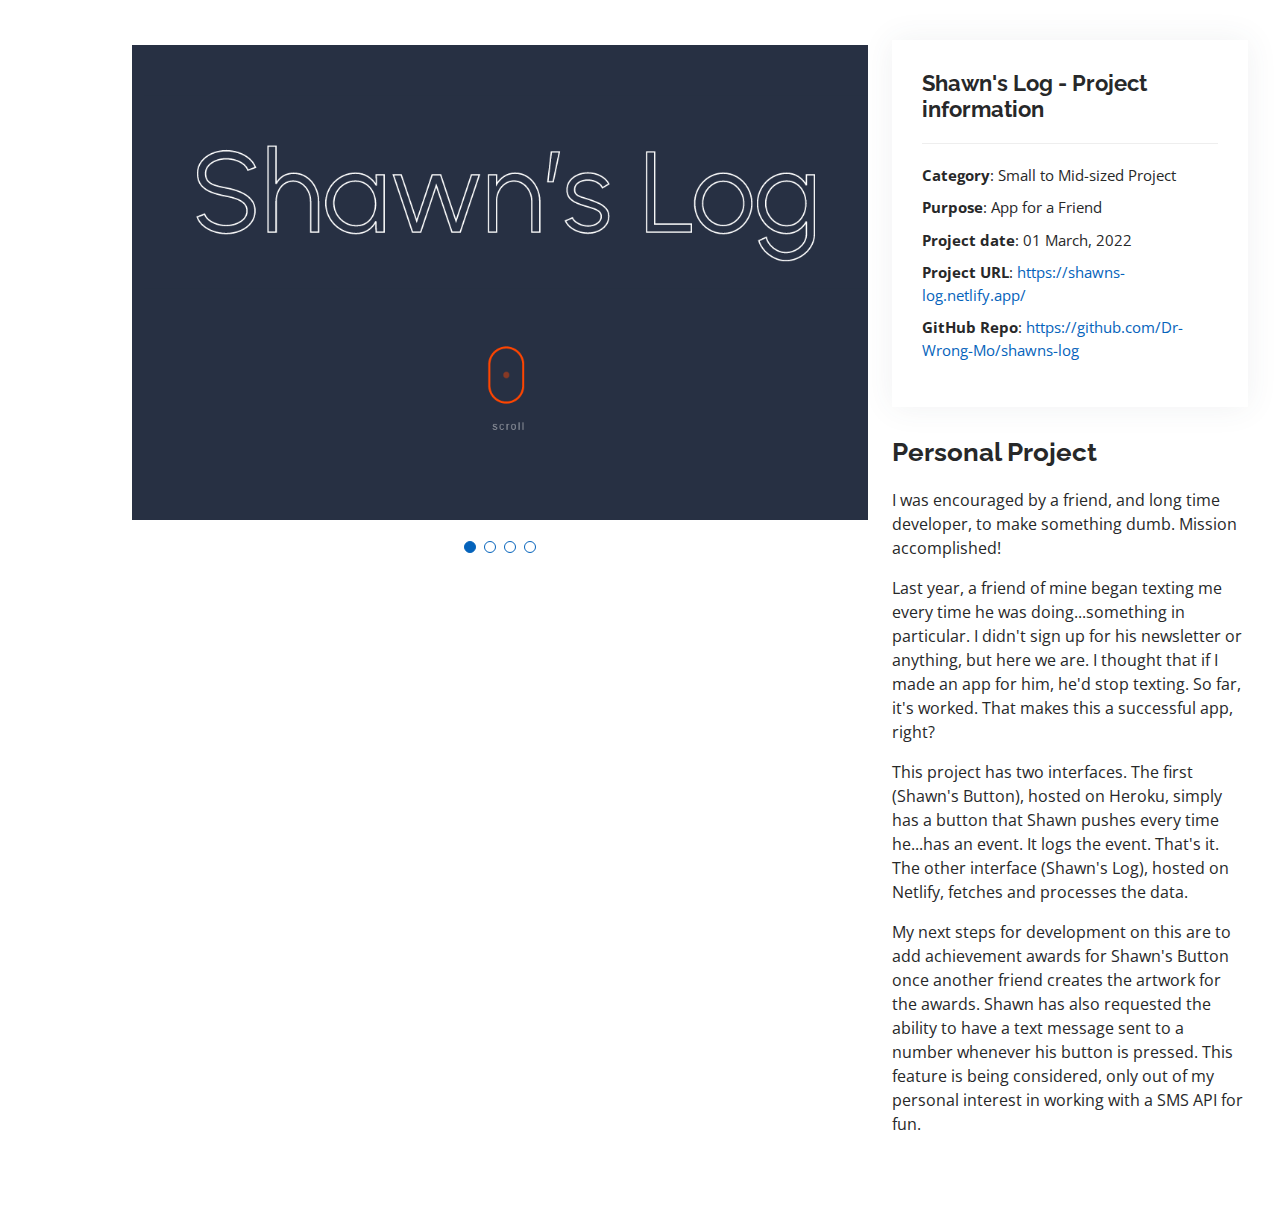
<file: logger.html>
<!DOCTYPE html>
<html lang="en">
  <head>
    <meta charset="utf-8" />
    <meta content="width=device-width, initial-scale=1.0" name="viewport" />

    <title>Shawn's Log</title>
    <meta content="" name="description" />
    <meta content="" name="keywords" />

    <!-- Favicons -->
    <link href="assets/img/favicon.png" rel="icon" />
    <link href="assets/img/apple-touch-icon.png" rel="apple-touch-icon" />

    <!-- Google Fonts -->
    <link
      href="https://fonts.googleapis.com/css?family=Open+Sans:300,300i,400,400i,600,600i,700,700i|Raleway:300,300i,400,400i,500,500i,600,600i,700,700i|Poppins:300,300i,400,400i,500,500i,600,600i,700,700i"
      rel="stylesheet"
    />

    <!-- Vendor CSS Files -->
    <link href="assets/vendor/aos/aos.css" rel="stylesheet" />
    <link
      href="assets/vendor/bootstrap/css/bootstrap.min.css"
      rel="stylesheet"
    />
    <link
      href="assets/vendor/bootstrap-icons/bootstrap-icons.css"
      rel="stylesheet"
    />
    <link href="assets/vendor/boxicons/css/boxicons.min.css" rel="stylesheet" />
    <link
      href="assets/vendor/glightbox/css/glightbox.min.css"
      rel="stylesheet"
    />
    <link href="assets/vendor/swiper/swiper-bundle.min.css" rel="stylesheet" />

    <!-- Template Main CSS File -->
    <link href="assets/css/style.css" rel="stylesheet" />

    <!-- =======================================================
  * Template Name: MyResume - v4.7.0
  * Template URL: https://bootstrapmade.com/free-html-bootstrap-template-my-resume/
  * Author: BootstrapMade.com
  * License: https://bootstrapmade.com/license/
  ======================================================== -->
  </head>

  <body>
    <main id="main">
      <!-- ======= Portfolio Details Section ======= -->
      <section id="portfolio-details" class="portfolio-details">
        <div class="container">
          <div class="row gy-4">
            <div class="col-lg-8">
              <div class="portfolio-details-slider swiper">
                <div class="swiper-wrapper align-items-center">
                  <div class="swiper-slide">
                    <img src="assets/img/portfolio/logger.png" alt="" />
                  </div>

                  <div class="swiper-slide">
                    <img
                      src="assets/img/portfolio/logger-screen-1.png"
                      alt=""
                    />
                  </div>
                  <div class="swiper-slide">
                    <img
                      src="assets/img/portfolio/logger-screen-2.png"
                      alt=""
                    />
                  </div>
                  <div class="swiper-slide">
                    <img src="assets/img/portfolio/button.png" alt="" />
                  </div>
                </div>
                <div class="swiper-pagination"></div>
              </div>
            </div>

            <div class="col-lg-4">
              <div class="portfolio-info">
                <h3>Shawn's Log - Project information</h3>
                <ul>
                  <li><strong>Category</strong>: Small to Mid-sized Project</li>
                  <li><strong>Purpose</strong>: App for a Friend</li>
                  <li><strong>Project date</strong>: 01 March, 2022</li>
                  <li>
                    <strong>Project URL</strong>:
                    <a
                      target="_blank"
                      rel="noopener noreferrer"
                      href="https://shawns-log.netlify.app/"
                      >https://shawns-log.netlify.app/</a
                    >
                  </li>
                  <li>
                    <strong>GitHub Repo</strong>:
                    <a
                      target="_blank"
                      rel="noopener noreferrer"
                      href="https://github.com/Dr-Wrong-Mo/shawns-log"
                    >
                      https://github.com/Dr-Wrong-Mo/shawns-log
                    </a>
                  </li>
                </ul>
              </div>
              <div class="portfolio-description">
                <h2>Personal Project</h2>
                <p>
                  I was encouraged by a friend, and long time developer, to make
                  something dumb. Mission accomplished!
                </p>
                <p>
                  Last year, a friend of mine began texting me every time he was 
                  doing...something in particular. I didn't sign up for his 
                  newsletter or anything, but here we are. I thought that 
                  if I made an app for him, he'd stop texting. So far, it's worked.
                  That makes this a successful app, right?
                </p>
                <p>
                  This project has two interfaces. The first (Shawn's Button),
                  hosted on Heroku, simply has a button that Shawn pushes every
                  time he...has an event. It logs the event. That's it. The other
                  interface (Shawn's Log), hosted on Netlify, fetches and processes 
                  the data.
                </p>
                <p>
                  My next steps for development on this are to add achievement
                  awards for Shawn's Button once another friend creates the
                  artwork for the awards. Shawn has also requested the ability
                  to have a text message sent to a number whenever his button is
                  pressed. This feature is being considered, only out of my
                  personal interest in working with a SMS API for fun.
                </p>
              </div>
            </div>
          </div>
        </div>
      </section>
      <!-- End Portfolio Details Section -->
    </main>
    <!-- End #main -->

    <div id="preloader"></div>
    <a
      href="#"
      class="back-to-top d-flex align-items-center justify-content-center"
      ><i class="bi bi-arrow-up-short"></i
    ></a>

    <!-- Vendor JS Files -->
    <script src="assets/vendor/purecounter/purecounter.js"></script>
    <script src="assets/vendor/aos/aos.js"></script>
    <script src="assets/vendor/bootstrap/js/bootstrap.bundle.min.js"></script>
    <script src="assets/vendor/glightbox/js/glightbox.min.js"></script>
    <script src="assets/vendor/isotope-layout/isotope.pkgd.min.js"></script>
    <script src="assets/vendor/swiper/swiper-bundle.min.js"></script>
    <script src="assets/vendor/typed.js/typed.min.js"></script>
    <script src="assets/vendor/waypoints/noframework.waypoints.js"></script>
    <script src="assets/vendor/php-email-form/validate.js"></script>

    <!-- Template Main JS File -->
    <script src="assets/js/main.js"></script>
  </body>
</html>
</file>
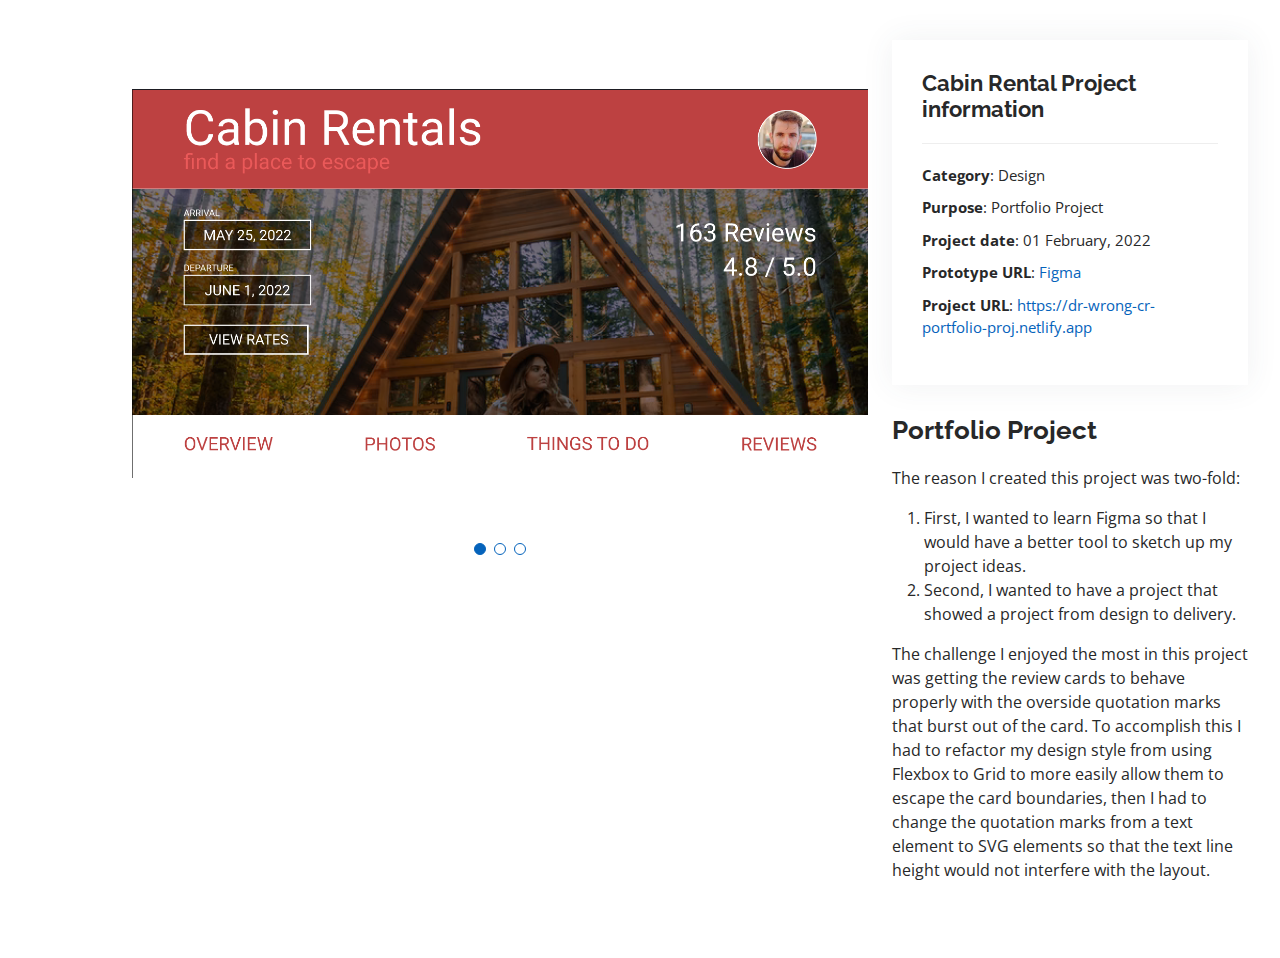
<file: portfolio-cabin.html>
<!DOCTYPE html>
<html lang="en">
  <head>
    <meta charset="utf-8" />
    <meta content="width=device-width, initial-scale=1.0" name="viewport" />

    <title>Portfolio Details - Personal Bootstrap Template</title>
    <meta content="" name="description" />
    <meta content="" name="keywords" />

    <!-- Favicons -->
    <link href="assets/img/favicon.png" rel="icon" />
    <link href="assets/img/apple-touch-icon.png" rel="apple-touch-icon" />

    <!-- Google Fonts -->
    <link
      href="https://fonts.googleapis.com/css?family=Open+Sans:300,300i,400,400i,600,600i,700,700i|Raleway:300,300i,400,400i,500,500i,600,600i,700,700i|Poppins:300,300i,400,400i,500,500i,600,600i,700,700i"
      rel="stylesheet"
    />

    <!-- Vendor CSS Files -->
    <link href="assets/vendor/aos/aos.css" rel="stylesheet" />
    <link
      href="assets/vendor/bootstrap/css/bootstrap.min.css"
      rel="stylesheet"
    />
    <link
      href="assets/vendor/bootstrap-icons/bootstrap-icons.css"
      rel="stylesheet"
    />
    <link href="assets/vendor/boxicons/css/boxicons.min.css" rel="stylesheet" />
    <link
      href="assets/vendor/glightbox/css/glightbox.min.css"
      rel="stylesheet"
    />
    <link href="assets/vendor/swiper/swiper-bundle.min.css" rel="stylesheet" />

    <!-- Template Main CSS File -->
    <link href="assets/css/style.css" rel="stylesheet" />

    <!-- =======================================================
  * Template Name: MyResume - v4.7.0
  * Template URL: https://bootstrapmade.com/free-html-bootstrap-template-my-resume/
  * Author: BootstrapMade.com
  * License: https://bootstrapmade.com/license/
  ======================================================== -->
  </head>

  <body>
    <main id="main">
      <!-- ======= Portfolio Details Section ======= -->
      <section id="portfolio-details" class="portfolio-details">
        <div class="container">
          <div class="row gy-4">
            <div class="col-lg-8">
              <div class="portfolio-details-slider swiper">
                <div class="swiper-wrapper align-items-center">
                  <div class="swiper-slide">
                    <img src="assets/img/portfolio/cabin-rental.png" alt="" />
                  </div>

                  <div class="swiper-slide">
                    <img src="assets/img/portfolio/cabin-activity.png" alt="" />
                  </div>

                  <div class="swiper-slide">
                    <img src="assets/img/portfolio/cabin-card.png" alt="" />
                  </div>
                </div>
                <div class="swiper-pagination"></div>
              </div>
            </div>

            <div class="col-lg-4">
              <div class="portfolio-info">
                <h3>Cabin Rental Project information</h3>
                <ul>
                  <li><strong>Category</strong>: Design</li>
                  <li><strong>Purpose</strong>: Portfolio Project</li>
                  <li><strong>Project date</strong>: 01 February, 2022</li>
                  <li>
                    <strong>Prototype URL</strong>:
                    <a
                      target="_blank"
                      rel="noopener noreferrer"
                      href="https://www.figma.com/proto/6YON3GST00F16qlM3rDA4X/Cabin-Rentals?node-id=0%3A1"
                      >Figma</a
                    >
                  </li>
                  <li>
                    <strong>Project URL</strong>:
                    <a
                      target="_blank"
                      rel="noopener noreferrer"
                      href="https://dr-wrong-cr-portfolio-proj.netlify.app/"
                      >https://dr-wrong-cr-portfolio-proj.netlify.app</a
                    >
                  </li>
                </ul>
              </div>
              <div class="portfolio-description">
                <h2>Portfolio Project</h2>
                <p>The reason I created this project was two-fold:</p>
                <ol>
                  <li>
                    First, I wanted to learn Figma so that I would have a better
                    tool to sketch up my project ideas.
                  </li>
                  <li>
                    Second, I wanted to have a project that showed a project
                    from design to delivery.
                  </li>
                </ol>
                <p>
                  The challenge I enjoyed the most in this project was getting
                  the review cards to behave properly with the overside
                  quotation marks that burst out of the card. To accomplish this
                  I had to refactor my design style from using Flexbox to Grid
                  to more easily allow them to escape the card boundaries, then
                  I had to change the quotation marks from a text element to SVG
                  elements so that the text line height would not interfere with
                  the layout.
                </p>
              </div>
            </div>
          </div>
        </div>
      </section>
      <!-- End Portfolio Details Section -->
    </main>
    <!-- End #main -->

    <div id="preloader"></div>
    <a
      href="#"
      class="back-to-top d-flex align-items-center justify-content-center"
      ><i class="bi bi-arrow-up-short"></i
    ></a>

    <!-- Vendor JS Files -->
    <script src="assets/vendor/purecounter/purecounter.js"></script>
    <script src="assets/vendor/aos/aos.js"></script>
    <script src="assets/vendor/bootstrap/js/bootstrap.bundle.min.js"></script>
    <script src="assets/vendor/glightbox/js/glightbox.min.js"></script>
    <script src="assets/vendor/isotope-layout/isotope.pkgd.min.js"></script>
    <script src="assets/vendor/swiper/swiper-bundle.min.js"></script>
    <script src="assets/vendor/typed.js/typed.min.js"></script>
    <script src="assets/vendor/waypoints/noframework.waypoints.js"></script>
    <script src="assets/vendor/php-email-form/validate.js"></script>

    <!-- Template Main JS File -->
    <script src="assets/js/main.js"></script>
  </body>
</html>
</file>
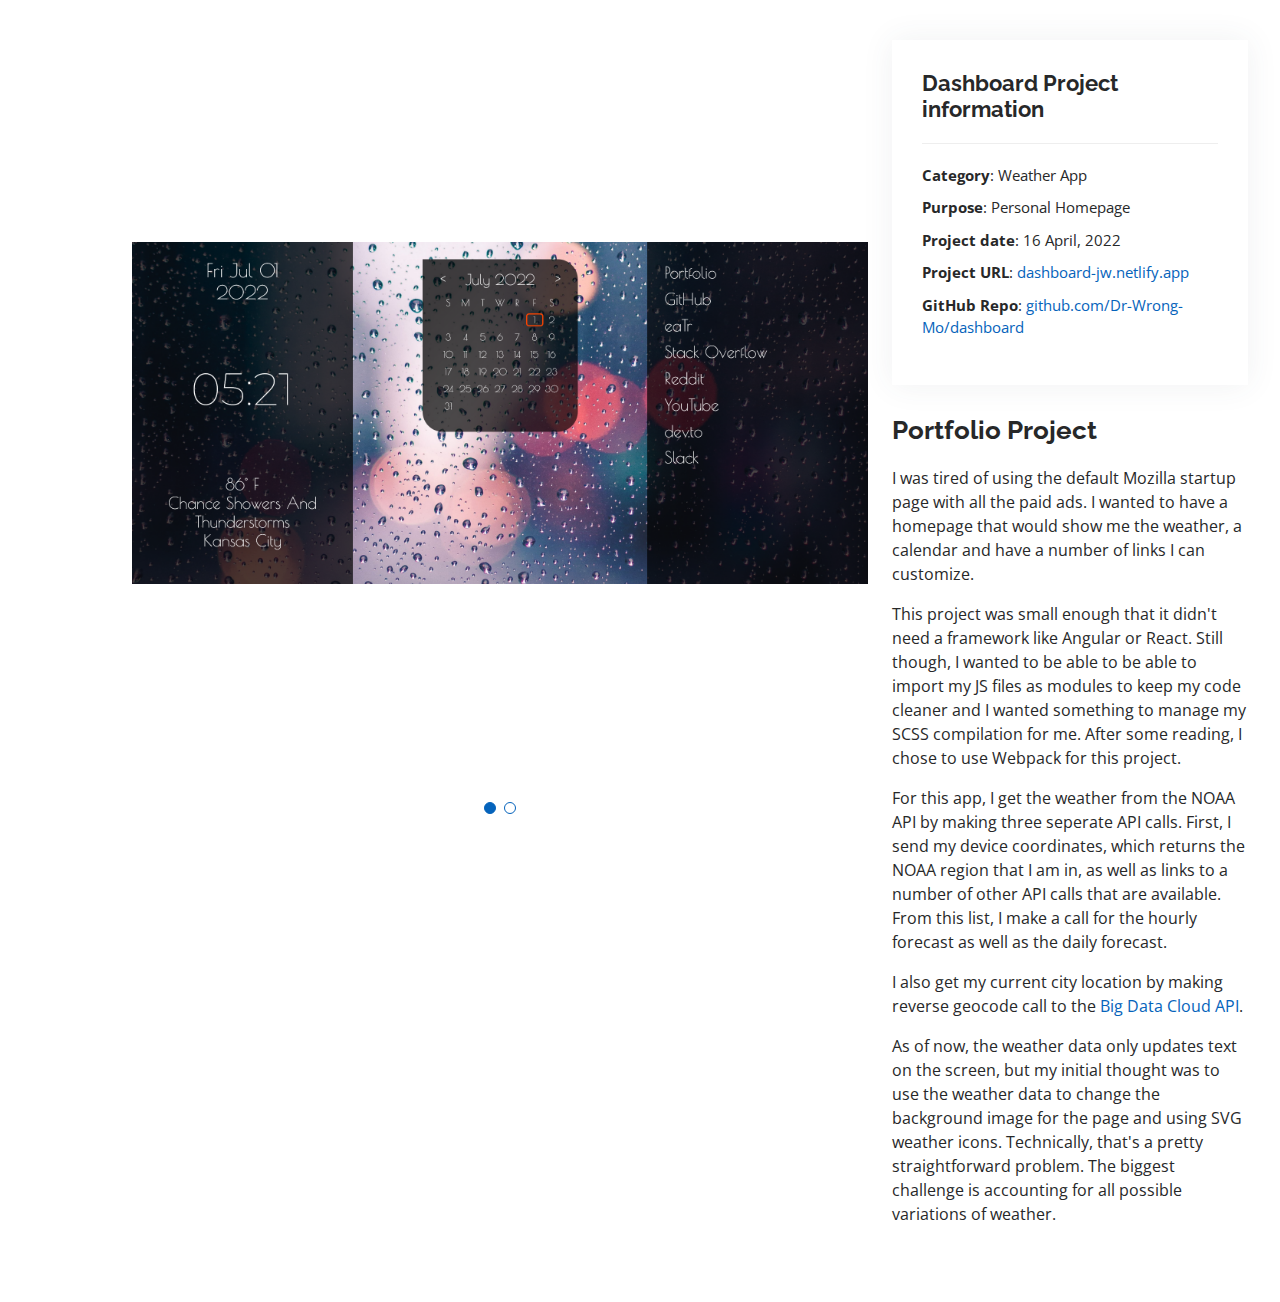
<file: portfolio-dashboard.html>
<!DOCTYPE html>
<html lang="en">
  <head>
    <meta charset="utf-8" />
    <meta content="width=device-width, initial-scale=1.0" name="viewport" />

    <title>Portfolio Details - Personal Bootstrap Template</title>
    <meta content="" name="description" />
    <meta content="" name="keywords" />

    <!-- Favicons -->
    <link href="assets/img/favicon.png" rel="icon" />
    <link href="assets/img/apple-touch-icon.png" rel="apple-touch-icon" />

    <!-- Google Fonts -->
    <link
      href="https://fonts.googleapis.com/css?family=Open+Sans:300,300i,400,400i,600,600i,700,700i|Raleway:300,300i,400,400i,500,500i,600,600i,700,700i|Poppins:300,300i,400,400i,500,500i,600,600i,700,700i"
      rel="stylesheet"
    />

    <!-- Vendor CSS Files -->
    <link href="assets/vendor/aos/aos.css" rel="stylesheet" />
    <link
      href="assets/vendor/bootstrap/css/bootstrap.min.css"
      rel="stylesheet"
    />
    <link
      href="assets/vendor/bootstrap-icons/bootstrap-icons.css"
      rel="stylesheet"
    />
    <link href="assets/vendor/boxicons/css/boxicons.min.css" rel="stylesheet" />
    <link
      href="assets/vendor/glightbox/css/glightbox.min.css"
      rel="stylesheet"
    />
    <link href="assets/vendor/swiper/swiper-bundle.min.css" rel="stylesheet" />

    <!-- Template Main CSS File -->
    <link href="assets/css/style.css" rel="stylesheet" />

    <!-- =======================================================
  * Template Name: MyResume - v4.7.0
  * Template URL: https://bootstrapmade.com/free-html-bootstrap-template-my-resume/
  * Author: BootstrapMade.com
  * License: https://bootstrapmade.com/license/
  ======================================================== -->
  </head>

  <body>
    <main id="main">
      <!-- ======= Portfolio Details Section ======= -->
      <section id="portfolio-details" class="portfolio-details">
        <div class="container">
          <div class="row gy-4">
            <div class="col-lg-8">
              <div class="portfolio-details-slider swiper">
                <div class="swiper-wrapper align-items-center">
                  <div class="swiper-slide">
                    <img src="assets/img/portfolio/portfolio-dashboard.png" alt="Dashboard Screenshot" />
                  </div>

                  <div class="swiper-slide">
                    <img src="assets/img/portfolio/portfolio-dashboard-mobile-1.png" alt="Dashboard Mobile Screenshot" />
                  </div>

                </div>
                <div class="swiper-pagination"></div>
              </div>
            </div>

            <div class="col-lg-4">
              <div class="portfolio-info">
                <h3>Dashboard Project information</h3>
                <ul>
                  <li><strong>Category</strong>: Weather App</li>
                  <li><strong>Purpose</strong>: Personal Homepage</li>
                  <li><strong>Project date</strong>: 16 April, 2022</li>
                  <li>
                    <strong>Project URL</strong>:
                    <a
                      target="_blank"
                      rel="noopener noreferrer"
                      href="https://dashboard-jw.netlify.app/"
                      >dashboard-jw.netlify.app</a
                    >
                  </li>
                  <li>
                    <strong>GitHub Repo</strong>:
                    <a
                      target="_blank"
                      rel="noopener noreferrer"
                      href="https://github.com/Dr-Wrong-Mo/dashboard"
                      >github.com/Dr-Wrong-Mo/dashboard</a
                    >
                  </li>
                </ul>
              </div>
              <div class="portfolio-description">
                <h2>Portfolio Project</h2>
                <p>
                  I was tired of using the default Mozilla startup page with all
                  the paid ads. I wanted to have a homepage that would show me
                  the weather, a calendar and have a number of links I can
                  customize.
                </p>
                <p>
                  This project was small enough that it didn't need a framework
                  like Angular or React. Still though, I wanted to be able to be
                  able to import my JS files as modules to keep my code cleaner
                  and I wanted something to manage my SCSS compilation for me.
                  After some reading, I chose to use Webpack for this project.
                </p>
                <p>
                  For this app, I get the weather from the NOAA API by making
                  three seperate API calls. First, I send my device coordinates,
                  which returns the NOAA region that I am in, as well as links
                  to a number of other API calls that are available. From this
                  list, I make a call for the hourly forecast as well as the
                  daily forecast.
                </p>
                <p>
                  I also get my current city location by making reverse geocode
                  call to the
                  <a
                    href="https://www.bigdatacloud.com/"
                    target="_blank"
                    rel="noopener noreferrer"
                    >Big Data Cloud API</a
                  >.
                </p>
                <p>
                  As of now, the weather data only updates text on the screen,
                  but my initial thought was to use the weather data to change
                  the background image for the page and using SVG weather icons.
                  Technically, that's a pretty straightforward problem. The
                  biggest challenge is accounting for all possible variations of
                  weather.
                </p>
              </div>
            </div>
          </div>
        </div>
      </section>
      <!-- End Portfolio Details Section -->
    </main>
    <!-- End #main -->

    <div id="preloader"></div>
    <a
      href="#"
      class="back-to-top d-flex align-items-center justify-content-center"
      ><i class="bi bi-arrow-up-short"></i
    ></a>

    <!-- Vendor JS Files -->
    <script src="assets/vendor/purecounter/purecounter.js"></script>
    <script src="assets/vendor/aos/aos.js"></script>
    <script src="assets/vendor/bootstrap/js/bootstrap.bundle.min.js"></script>
    <script src="assets/vendor/glightbox/js/glightbox.min.js"></script>
    <script src="assets/vendor/isotope-layout/isotope.pkgd.min.js"></script>
    <script src="assets/vendor/swiper/swiper-bundle.min.js"></script>
    <script src="assets/vendor/typed.js/typed.min.js"></script>
    <script src="assets/vendor/waypoints/noframework.waypoints.js"></script>
    <script src="assets/vendor/php-email-form/validate.js"></script>

    <!-- Template Main JS File -->
    <script src="assets/js/main.js"></script>
  </body>
</html>
</file>
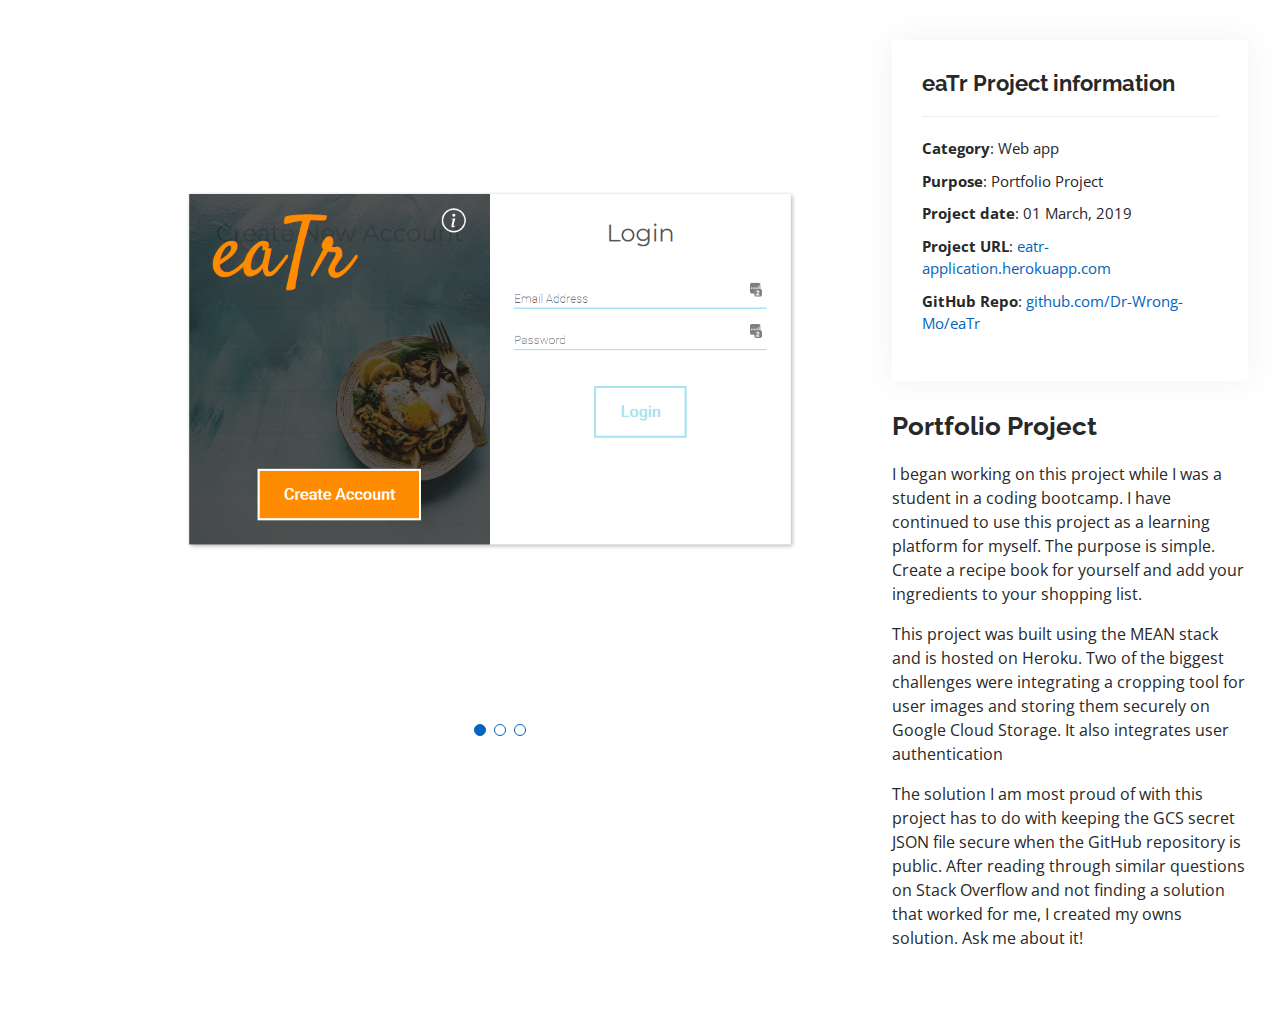
<file: portfolio-eatr.html>
<!DOCTYPE html>
<html lang="en">
  <head>
    <meta charset="utf-8" />
    <meta content="width=device-width, initial-scale=1.0" name="viewport" />

    <title>Portfolio Details - Personal Bootstrap Template</title>
    <meta content="" name="description" />
    <meta content="" name="keywords" />

    <!-- Favicons -->
    <link href="assets/img/favicon.png" rel="icon" />
    <link href="assets/img/apple-touch-icon.png" rel="apple-touch-icon" />

    <!-- Google Fonts -->
    <link
      href="https://fonts.googleapis.com/css?family=Open+Sans:300,300i,400,400i,600,600i,700,700i|Raleway:300,300i,400,400i,500,500i,600,600i,700,700i|Poppins:300,300i,400,400i,500,500i,600,600i,700,700i"
      rel="stylesheet"
    />

    <!-- Vendor CSS Files -->
    <link href="assets/vendor/aos/aos.css" rel="stylesheet" />
    <link
      href="assets/vendor/bootstrap/css/bootstrap.min.css"
      rel="stylesheet"
    />
    <link
      href="assets/vendor/bootstrap-icons/bootstrap-icons.css"
      rel="stylesheet"
    />
    <link href="assets/vendor/boxicons/css/boxicons.min.css" rel="stylesheet" />
    <link
      href="assets/vendor/glightbox/css/glightbox.min.css"
      rel="stylesheet"
    />
    <link href="assets/vendor/swiper/swiper-bundle.min.css" rel="stylesheet" />

    <!-- Template Main CSS File -->
    <link href="assets/css/style.css" rel="stylesheet" />

    <!-- =======================================================
  * Template Name: MyResume - v4.7.0
  * Template URL: https://bootstrapmade.com/free-html-bootstrap-template-my-resume/
  * Author: BootstrapMade.com
  * License: https://bootstrapmade.com/license/
  ======================================================== -->
  </head>

  <body>
    <main id="main">
      <!-- ======= Portfolio Details Section ======= -->
      <section id="portfolio-details" class="portfolio-details">
        <div class="container">
          <div class="row gy-4">
            <div class="col-lg-8">
              <div class="portfolio-details-slider swiper">
                <div class="swiper-wrapper align-items-center">
                  <div class="swiper-slide">
                    <img src="assets/img/portfolio/eatr-login.png" alt="" />
                  </div>

                  <div class="swiper-slide">
                    <img src="assets/img/portfolio/eatr-menu.png" alt="" />
                  </div>

                  <div class="swiper-slide">
                    <img src="assets/img/portfolio/eatr-card.png" alt="" />
                  </div>
                </div>
                <div class="swiper-pagination"></div>
              </div>
            </div>

            <div class="col-lg-4">
              <div class="portfolio-info">
                <h3>eaTr Project information</h3>
                <ul>
                  <li><strong>Category</strong>: Web app</li>
                  <li><strong>Purpose</strong>: Portfolio Project</li>
                  <li><strong>Project date</strong>: 01 March, 2019</li>
                  <li>
                    <strong>Project URL</strong>:
                    <a
                      target="_blank"
                      rel="noopener noreferrer"
                      href="https://eatr-application.herokuapp.com"
                      >eatr-application.herokuapp.com</a
                    >
                  </li>
                  <li>
                    <strong>GitHub Repo</strong>:
                    <a
                      target="_blank"
                      rel="noopener noreferrer"
                      href="https://github.com/Dr-Wrong-Mo/eaTr"
                      >github.com/Dr-Wrong-Mo/eaTr</a
                    >
                  </li>
                </ul>
              </div>
              <div class="portfolio-description">
                <h2>Portfolio Project</h2>
                <p>
                  I began working on this project while I was a student in a
                  coding bootcamp. I have continued to use this project as a
                  learning platform for myself. The purpose is simple. Create a
                  recipe book for yourself and add your ingredients to your
                  shopping list.
                </p>
                <p>
                  This project was built using the MEAN stack and is hosted on
                  Heroku. Two of the biggest challenges were integrating a
                  cropping tool for user images and storing them securely on
                  Google Cloud Storage. It also integrates user authentication
                </p>
                <p>
                  The solution I am most proud of with this project has to do
                  with keeping the GCS secret JSON file secure when the GitHub
                  repository is public. After reading through similar questions
                  on Stack Overflow and not finding a solution that worked for
                  me, I created my owns solution. Ask me about it!
                </p>
              </div>
            </div>
          </div>
        </div>
      </section>
      <!-- End Portfolio Details Section -->
    </main>
    <!-- End #main -->

    <div id="preloader"></div>
    <a
      href="#"
      class="back-to-top d-flex align-items-center justify-content-center"
      ><i class="bi bi-arrow-up-short"></i
    ></a>

    <!-- Vendor JS Files -->
    <script src="assets/vendor/purecounter/purecounter.js"></script>
    <script src="assets/vendor/aos/aos.js"></script>
    <script src="assets/vendor/bootstrap/js/bootstrap.bundle.min.js"></script>
    <script src="assets/vendor/glightbox/js/glightbox.min.js"></script>
    <script src="assets/vendor/isotope-layout/isotope.pkgd.min.js"></script>
    <script src="assets/vendor/swiper/swiper-bundle.min.js"></script>
    <script src="assets/vendor/typed.js/typed.min.js"></script>
    <script src="assets/vendor/waypoints/noframework.waypoints.js"></script>
    <script src="assets/vendor/php-email-form/validate.js"></script>

    <!-- Template Main JS File -->
    <script src="assets/js/main.js"></script>
  </body>
</html>
</file>
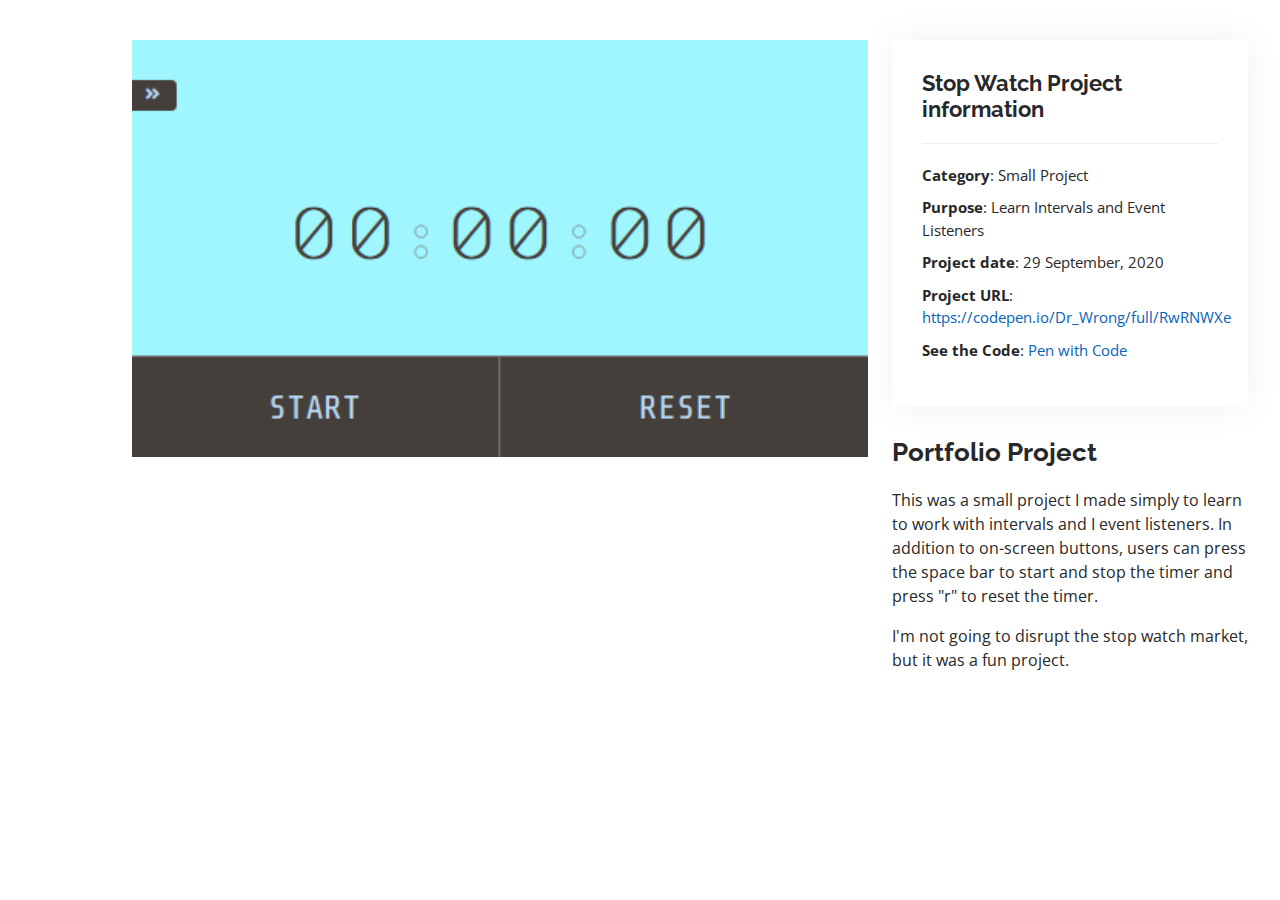
<file: stop-watch.html>
<!DOCTYPE html>
<html lang="en">
  <head>
    <meta charset="utf-8" />
    <meta content="width=device-width, initial-scale=1.0" name="viewport" />

    <title>Stop Watch - Minor Project</title>
    <meta content="" name="description" />
    <meta content="" name="keywords" />

    <!-- Favicons -->
    <link href="assets/img/favicon.png" rel="icon" />
    <link href="assets/img/apple-touch-icon.png" rel="apple-touch-icon" />

    <!-- Google Fonts -->
    <link
      href="https://fonts.googleapis.com/css?family=Open+Sans:300,300i,400,400i,600,600i,700,700i|Raleway:300,300i,400,400i,500,500i,600,600i,700,700i|Poppins:300,300i,400,400i,500,500i,600,600i,700,700i"
      rel="stylesheet"
    />

    <!-- Vendor CSS Files -->
    <link href="assets/vendor/aos/aos.css" rel="stylesheet" />
    <link
      href="assets/vendor/bootstrap/css/bootstrap.min.css"
      rel="stylesheet"
    />
    <link
      href="assets/vendor/bootstrap-icons/bootstrap-icons.css"
      rel="stylesheet"
    />
    <link href="assets/vendor/boxicons/css/boxicons.min.css" rel="stylesheet" />
    <link
      href="assets/vendor/glightbox/css/glightbox.min.css"
      rel="stylesheet"
    />
    <link href="assets/vendor/swiper/swiper-bundle.min.css" rel="stylesheet" />

    <!-- Template Main CSS File -->
    <link href="assets/css/style.css" rel="stylesheet" />

    <!-- =======================================================
  * Template Name: MyResume - v4.7.0
  * Template URL: https://bootstrapmade.com/free-html-bootstrap-template-my-resume/
  * Author: BootstrapMade.com
  * License: https://bootstrapmade.com/license/
  ======================================================== -->
  </head>

  <body>
    <main id="main">
      <!-- ======= Portfolio Details Section ======= -->
      <section id="portfolio-details" class="portfolio-details">
        <div class="container">
          <div class="row gy-4">
            <div class="col-lg-8">
              <div class="portfolio-details-slider swiper">
                <div class="swiper-wrapper align-items-center">
                  <img src="assets/img/portfolio/stop-watch.png" alt="" />
                </div>
                <div class="swiper-pagination"></div>
              </div>
            </div>

            <div class="col-lg-4">
              <div class="portfolio-info">
                <h3>Stop Watch Project information</h3>
                <ul>
                  <li><strong>Category</strong>: Small Project</li>
                  <li>
                    <strong>Purpose</strong>: Learn Intervals and Event
                    Listeners
                  </li>
                  <li><strong>Project date</strong>: 29 September, 2020</li>
                  <li>
                    <strong>Project URL</strong>:
                    <a
                      target="_blank"
                      rel="noopener noreferrer"
                      href="https://codepen.io/Dr_Wrong/full/RwRNWXe"
                      >https://codepen.io/Dr_Wrong/full/RwRNWXe</a
                    >
                  </li>
                  <li>
                    <strong>See the Code</strong>:
                    <a
                      target="_blank"
                      rel="noopener noreferrer"
                      href="https://codepen.io/Dr_Wrong/pen/RwRNWXe"
                      >Pen with Code</a
                    >
                  </li>
                </ul>
              </div>
              <div class="portfolio-description">
                <h2>Portfolio Project</h2>
                <p>
                  This was a small project I made simply to learn to work with
                  intervals and I event listeners. In addition to on-screen
                  buttons, users can press the space bar to start and stop the
                  timer and press "r" to reset the timer.
                </p>
                <p>
                  I'm not going to disrupt the stop watch market, but it was a
                  fun project.
                </p>
              </div>
            </div>
          </div>
        </div>
      </section>
      <!-- End Portfolio Details Section -->
    </main>
    <!-- End #main -->

    <div id="preloader"></div>
    <a
      href="#"
      class="back-to-top d-flex align-items-center justify-content-center"
      ><i class="bi bi-arrow-up-short"></i
    ></a>

    <!-- Vendor JS Files -->
    <script src="assets/vendor/purecounter/purecounter.js"></script>
    <script src="assets/vendor/aos/aos.js"></script>
    <script src="assets/vendor/bootstrap/js/bootstrap.bundle.min.js"></script>
    <script src="assets/vendor/glightbox/js/glightbox.min.js"></script>
    <script src="assets/vendor/isotope-layout/isotope.pkgd.min.js"></script>
    <script src="assets/vendor/swiper/swiper-bundle.min.js"></script>
    <script src="assets/vendor/typed.js/typed.min.js"></script>
    <script src="assets/vendor/waypoints/noframework.waypoints.js"></script>
    <script src="assets/vendor/php-email-form/validate.js"></script>

    <!-- Template Main JS File -->
    <script src="assets/js/main.js"></script>
  </body>
</html>
</file>
<file: assets/css/style.css>
body{font-family:"Open Sans",sans-serif;color:#272829}a{color:#0563bb;text-decoration:none}a:hover{color:#067ded;text-decoration:none}h1,h2,h3,h4,h5,h6{font-family:"Raleway",sans-serif}.back-to-top{position:fixed;visibility:hidden;opacity:0;right:15px;bottom:15px;z-index:996;background:#0563bb;width:40px;height:40px;border-radius:50px;transition:all 0.4s}.back-to-top i{font-size:28px;color:#fff;line-height:0}.back-to-top:hover{background:#0678e3;color:#fff}.back-to-top.active{visibility:visible;opacity:1}#preloader{position:fixed;top:0;left:0;right:0;bottom:0;z-index:9999;overflow:hidden;background:#fff}#preloader:before{content:"";position:fixed;top:calc(50% - 30px);left:calc(50% - 30px);border:6px solid #0563bb;border-top-color:#fff;border-bottom-color:#fff;border-radius:50%;width:60px;height:60px;animation:animate-preloader 1s linear infinite}@keyframes animate-preloader{0%{transform:rotate(0deg)}100%{transform:rotate(360deg)}}@media screen and (max-width: 768px){[data-aos-delay]{transition-delay:0 !important}}#header{position:fixed;top:0;left:0;bottom:0;z-index:9997;transition:all 0.5s;padding:15px;overflow-y:auto}@media (max-width: 992px){#header{width:300px;background:#fff;border-right:1px solid #e6e9ec;left:-300px}}@media (min-width: 992px){#main{margin-left:100px}}.nav-menu{padding:0;display:block}.nav-menu *{margin:0;padding:0;list-style:none}.nav-menu>ul>li{position:relative;white-space:nowrap}.nav-menu a,.nav-menu a:focus{display:flex;align-items:center;color:#45505b;padding:10px 18px;margin-bottom:8px;transition:0.3s;font-size:15px;border-radius:50px;background:#f2f3f5;height:56px;width:100%;overflow:hidden;transition:0.3s}.nav-menu a i,.nav-menu a:focus i{font-size:20px}.nav-menu a span,.nav-menu a:focus span{padding:0 5px 0 7px;color:#45505b}@media (min-width: 992px){.nav-menu a,.nav-menu a:focus{width:56px}.nav-menu a span,.nav-menu a:focus span{display:none;color:#fff}}.nav-menu a:hover,.nav-menu .active,.nav-menu .active:focus,.nav-menu li:hover>a{color:#fff;background:#0563bb}.nav-menu a:hover span,.nav-menu .active span,.nav-menu .active:focus span,.nav-menu li:hover>a span{color:#fff}.nav-menu a:hover,.nav-menu li:hover>a{width:100%;color:#fff}.nav-menu a:hover span,.nav-menu li:hover>a span{display:block}.mobile-nav-toggle{position:fixed;right:10px;top:10px;z-index:9998;border:0;background:none;font-size:28px;transition:all 0.4s;outline:none !important;line-height:0;cursor:pointer;border-radius:50px;padding:5px}.mobile-nav-toggle i{color:#45505b}.mobile-nav-active{overflow:hidden}.mobile-nav-active #header{left:0}.mobile-nav-active .mobile-nav-toggle{color:#fff;background-color:#0563bb}#hero{width:100%;height:100vh;background:url("../img/hero-bg.jpg") top right no-repeat;background-size:cover;position:relative}@media (min-width: 992px){#hero{padding-left:160px}}#hero:before{content:"";background:rgba(255,255,255,0.8);position:absolute;bottom:0;top:0;left:0;right:0}#hero h1{margin:0;font-size:64px;font-weight:700;line-height:56px;color:#45505b}#hero p{color:#45505b;margin:15px 0 0 0;font-size:26px;font-family:"Poppins",sans-serif}#hero p span{color:#0563bb;letter-spacing:1px}#hero .social-links{margin-top:30px}#hero .social-links a{font-size:24px;display:inline-block;color:#45505b;line-height:1;margin-right:20px;transition:0.3s}#hero .social-links a:hover{color:#0563bb}@media (max-width: 992px){#hero{text-align:center}#hero h1{font-size:32px;line-height:36px}#hero p{margin-top:10px;font-size:20px;line-height:24px}}section{padding:60px 0;overflow:hidden}.section-title{text-align:center;padding-bottom:30px}.section-title h2{font-size:32px;font-weight:bold;text-transform:uppercase;margin-bottom:20px;padding-bottom:20px;position:relative;color:#45505b}.section-title h2::before{content:'';position:absolute;display:block;width:120px;height:1px;background:#ddd;bottom:1px;left:calc(50% - 60px)}.section-title h2::after{content:'';position:absolute;display:block;width:40px;height:3px;background:#0563bb;bottom:0;left:calc(50% - 20px)}.section-title p{margin-bottom:0}.about .content h3{font-weight:700;font-size:26px;color:#728394}.about .content ul{list-style:none;padding:0}.about .content ul li{margin-bottom:20px;display:flex;align-items:center}.about .content ul strong{margin-right:10px}.about .content ul i{font-size:16px;margin-right:5px;color:#0563bb;line-height:0}.about .content p:last-child{margin-bottom:0}.facts .count-box{padding:30px 30px 25px 30px;margin-top:30px;width:100%;position:relative;text-align:center;background:#fff}.facts .count-box i{position:absolute;top:-25px;left:50%;transform:translateX(-50%);font-size:24px;background:#0563bb;color:#fff;border-radius:50px;display:inline-flex;align-items:center;justify-content:center;width:48px;height:48px}.facts .count-box span{font-size:36px;display:block;font-weight:600;color:#011426}.facts .count-box p{padding:0;margin:0;font-family:"Raleway",sans-serif;font-size:14px}.skills .progress{height:60px;display:block;background:none;border-radius:0}.skills .progress .skill{padding:10px 0;margin:0;text-transform:uppercase;display:block;font-weight:600;font-family:"Poppins",sans-serif;color:#45505b}.skills .progress .skill .val{float:right;font-style:normal}.skills .progress-bar-wrap{background:#f2f3f5}.skills .progress-bar{width:1px;height:10px;transition:0.9s;background-color:#0563bb}.skills ul{list-style-type:none}.resume .resume-title{font-size:26px;font-weight:700;margin-top:20px;margin-bottom:20px;color:#45505b}.resume .resume-item{padding:0 0 20px 20px;margin-top:-2px;border-left:2px solid #0563bb;position:relative}.resume .resume-item h4{line-height:18px;font-size:18px;font-weight:600;text-transform:uppercase;font-family:"Poppins",sans-serif;color:#0563bb;margin-bottom:10px}.resume .resume-item h5{font-size:16px;background:#f7f8f9;padding:5px 15px;display:inline-block;font-weight:600;margin-bottom:10px}.resume .resume-item ul{padding-left:20px}.resume .resume-item ul li{padding-bottom:10px}.resume .resume-item:last-child{padding-bottom:0}.resume .resume-item::before{content:'';position:absolute;width:16px;height:16px;border-radius:50px;left:-9px;top:0;background:#fff;border:2px solid #0563bb}.portfolio .portfolio-item{margin-bottom:30px}.portfolio #portfolio-flters{padding:0;margin:0 auto 25px auto;list-style:none;text-align:center;background:#fff;border-radius:50px;padding:2px 15px}.portfolio #portfolio-flters li{cursor:pointer;display:inline-block;padding:10px 15px;font-size:14px;font-weight:600;line-height:1;text-transform:uppercase;color:#272829;margin-bottom:5px;transition:all 0.3s ease-in-out}.portfolio #portfolio-flters li:hover,.portfolio #portfolio-flters li:focus,.portfolio #portfolio-flters li.filter-active{color:#0563bb}.portfolio #portfolio-flters li:last-child{margin-right:0}.portfolio .portfolio-wrap{transition:0.3s;position:relative;overflow:hidden;z-index:1;background:rgba(69,80,91,0.8)}.portfolio .portfolio-wrap::before{content:'';background:rgba(255,255,255,0.7);position:absolute;left:30px;right:30px;top:30px;bottom:30px;transition:all ease-in-out 0.3s;z-index:2;opacity:0}.portfolio .portfolio-wrap .portfolio-info{opacity:0;position:absolute;top:0;left:0;right:0;bottom:0;text-align:center;z-index:3;transition:all ease-in-out 0.3s;display:flex;flex-direction:column;justify-content:center;align-items:center}.portfolio .portfolio-wrap .portfolio-info::before{display:block;content:'';width:48px;height:48px;position:absolute;top:35px;left:35px;border-top:3px solid #d7dce1;border-left:3px solid #d7dce1;transition:all 0.5s ease 0s;z-index:9994}.portfolio .portfolio-wrap .portfolio-info::after{display:block;content:'';width:48px;height:48px;position:absolute;bottom:35px;right:35px;border-bottom:3px solid #d7dce1;border-right:3px solid #d7dce1;transition:all 0.5s ease 0s;z-index:9994}.portfolio .portfolio-wrap .portfolio-info h4{font-size:20px;color:#45505b;font-weight:600}.portfolio .portfolio-wrap .portfolio-info p{color:#45505b;font-size:14px;text-transform:uppercase;padding:0;margin:0}.portfolio .portfolio-wrap .portfolio-links{text-align:center;z-index:4}.portfolio .portfolio-wrap .portfolio-links a{color:#45505b;margin:0 2px;font-size:28px;display:inline-block;transition:0.3s}.portfolio .portfolio-wrap .portfolio-links a:hover,.portfolio .portfolio-wrap .portfolio-links a:focus-within{color:#148af9}.portfolio .portfolio-wrap:hover::before,.portfolio .portfolio-wrap:focus-within::before{top:0;left:0;right:0;bottom:0;opacity:1}.portfolio .portfolio-wrap:hover .portfolio-info,.portfolio .portfolio-wrap:focus-within .portfolio-info{opacity:1}.portfolio .portfolio-wrap:hover .portfolio-info::before,.portfolio .portfolio-wrap:focus-within .portfolio-info::before{top:15px;left:15px}.portfolio .portfolio-wrap:hover .portfolio-info::after,.portfolio .portfolio-wrap:focus-within .portfolio-info::after{bottom:15px;right:15px}.portfolio-details{padding-top:40px}.portfolio-details .portfolio-details-slider img{width:100%}.portfolio-details .portfolio-details-slider .swiper-pagination{margin-top:20px;position:relative}.portfolio-details .portfolio-details-slider .swiper-pagination .swiper-pagination-bullet{width:12px;height:12px;background-color:#fff;opacity:1;border:1px solid #0563bb}.portfolio-details .portfolio-details-slider .swiper-pagination .swiper-pagination-bullet-active{background-color:#0563bb}.portfolio-details .portfolio-info{padding:30px;box-shadow:0px 0 30px rgba(69,80,91,0.08)}.portfolio-details .portfolio-info h3{font-size:22px;font-weight:700;margin-bottom:20px;padding-bottom:20px;border-bottom:1px solid #eee}.portfolio-details .portfolio-info ul{list-style:none;padding:0;font-size:15px}.portfolio-details .portfolio-info ul li+li{margin-top:10px}.portfolio-details .portfolio-description{padding-top:30px}.portfolio-details .portfolio-description h2{font-size:26px;font-weight:700;margin-bottom:20px}.portfolio-details .portfolio-description p{padding:0}.services .icon-box{text-align:center;padding:70px 20px 80px 20px;transition:all ease-in-out 0.3s;background:#fff;box-shadow:0px 5px 90px 0px rgba(110,123,131,0.05)}.services .icon-box .icon{margin:0 auto;width:100px;height:100px;display:flex;align-items:center;justify-content:center;transition:ease-in-out 0.3s;position:relative}.services .icon-box .icon i{font-size:36px;transition:0.5s;position:relative}.services .icon-box .icon svg{position:absolute;top:0;left:0}.services .icon-box .icon svg path{transition:0.5s;fill:#f5f5f5}.services .icon-box h4{font-weight:600;margin:10px 0 15px 0;font-size:22px}.services .icon-box h4 a{color:#45505b;transition:ease-in-out 0.3s}.services .icon-box p{line-height:24px;font-size:14px;margin-bottom:0}.services .icon-box:hover{border-color:#fff;box-shadow:0px 0 35px 0 rgba(0,0,0,0.08)}.services .iconbox-blue i{color:#47aeff}.services .iconbox-blue:hover .icon i{color:#fff}.services .iconbox-blue:hover .icon path{fill:#47aeff}.services .iconbox-orange i{color:#ffa76e}.services .iconbox-orange:hover .icon i{color:#fff}.services .iconbox-orange:hover .icon path{fill:#ffa76e}.services .iconbox-pink i{color:#e80368}.services .iconbox-pink:hover .icon i{color:#fff}.services .iconbox-pink:hover .icon path{fill:#e80368}.services .iconbox-yellow i{color:#ffbb2c}.services .iconbox-yellow:hover .icon i{color:#fff}.services .iconbox-yellow:hover .icon path{fill:#ffbb2c}.services .iconbox-red i{color:#ff5828}.services .iconbox-red:hover .icon i{color:#fff}.services .iconbox-red:hover .icon path{fill:#ff5828}.services .iconbox-teal i{color:#11dbcf}.services .iconbox-teal:hover .icon i{color:#fff}.services .iconbox-teal:hover .icon path{fill:#11dbcf}.testimonials .section-header{margin-bottom:40px}.testimonials .testimonials-carousel,.testimonials .testimonials-slider{overflow:hidden}.testimonials .testimonial-item{text-align:center}.testimonials .testimonial-item .testimonial-img{width:120px;border-radius:50%;border:4px solid #fff;margin:0 auto}.testimonials .testimonial-item h3{font-size:20px;font-weight:bold;margin:10px 0 5px 0;color:#111}.testimonials .testimonial-item h4{font-size:14px;color:#999;margin:0 0 15px 0}.testimonials .testimonial-item .quote-icon-left,.testimonials .testimonial-item .quote-icon-right{color:#90c8fc;font-size:26px}.testimonials .testimonial-item .quote-icon-left{display:inline-block;left:-5px;position:relative}.testimonials .testimonial-item .quote-icon-right{display:inline-block;right:-5px;position:relative;top:10px}.testimonials .testimonial-item p{font-style:italic;margin:0 auto 15px auto}.testimonials .swiper-pagination{margin-top:20px;position:relative}.testimonials .swiper-pagination .swiper-pagination-bullet{width:12px;height:12px;background-color:#fff;opacity:1;border:1px solid #0563bb}.testimonials .swiper-pagination .swiper-pagination-bullet-active{background-color:#0563bb}@media (min-width: 992px){.testimonials .testimonial-item p{width:80%}}.contact .info{width:100%;background:#fff}.contact .info i{font-size:20px;color:#0563bb;float:left;width:44px;height:44px;background:#eef7ff;display:flex;justify-content:center;align-items:center;border-radius:50px;transition:all 0.3s ease-in-out}.contact .info h4{padding:0 0 0 60px;font-size:22px;font-weight:600;margin-bottom:5px;color:#45505b}.contact .info p{padding:0 0 0 60px;margin-bottom:0;font-size:14px;color:#728394}.contact .info .email,.contact .info .phone{margin-top:40px}.contact .info .email:hover i,.contact .info .address:hover i,.contact .info .phone:hover i{background:#0563bb;color:#fff}.contact .php-email-form{width:100%;background:#fff}.contact .php-email-form .form-group{padding-bottom:8px}.contact .php-email-form .error-message{display:none;color:#fff;background:#ed3c0d;text-align:left;padding:15px;font-weight:600}.contact .php-email-form .error-message br+br{margin-top:25px}.contact .php-email-form .sent-message{display:none;color:#fff;background:#18d26e;text-align:center;padding:15px;font-weight:600}.contact .php-email-form .loading{display:none;background:#fff;text-align:center;padding:15px}.contact .php-email-form .loading:before{content:'';display:inline-block;border-radius:50%;width:24px;height:24px;margin:0 10px -6px 0;border:3px solid #18d26e;border-top-color:#eee;animation:animate-loading 1s linear infinite}.contact .php-email-form input,.contact .php-email-form textarea{border-radius:4px;box-shadow:none;font-size:14px}.contact .php-email-form input{height:44px}.contact .php-email-form textarea{padding:10px 12px}.contact .php-email-form button[type='submit']{background:#0563bb;border:0;padding:10px 35px;color:#fff;transition:0.4s;border-radius:50px}.contact .php-email-form button[type='submit']:hover{background:#0678e3}@keyframes animate-loading{0%{transform:rotate(0deg)}100%{transform:rotate(360deg)}}#footer{background:#f7f8f9;color:#45505b;font-size:14px;text-align:center;padding:30px 0}#footer h3{font-size:36px;font-weight:700;position:relative;font-family:"Poppins",sans-serif;padding:0;margin:0 0 15px 0}#footer p{font-size:15;font-style:italic;padding:0;margin:0 0 40px 0}#footer .social-links{margin:0 0 40px 0}#footer .social-links a{font-size:18px;display:inline-block;background:#0563bb;color:#fff;line-height:1;padding:8px 0;margin-right:4px;border-radius:50%;text-align:center;width:36px;height:36px;transition:0.3s}#footer .social-links a:hover{background:#0678e3;color:#fff;text-decoration:none}#footer .copyright{margin:0 0 5px 0}#footer .credits{font-size:13px}
</file>
